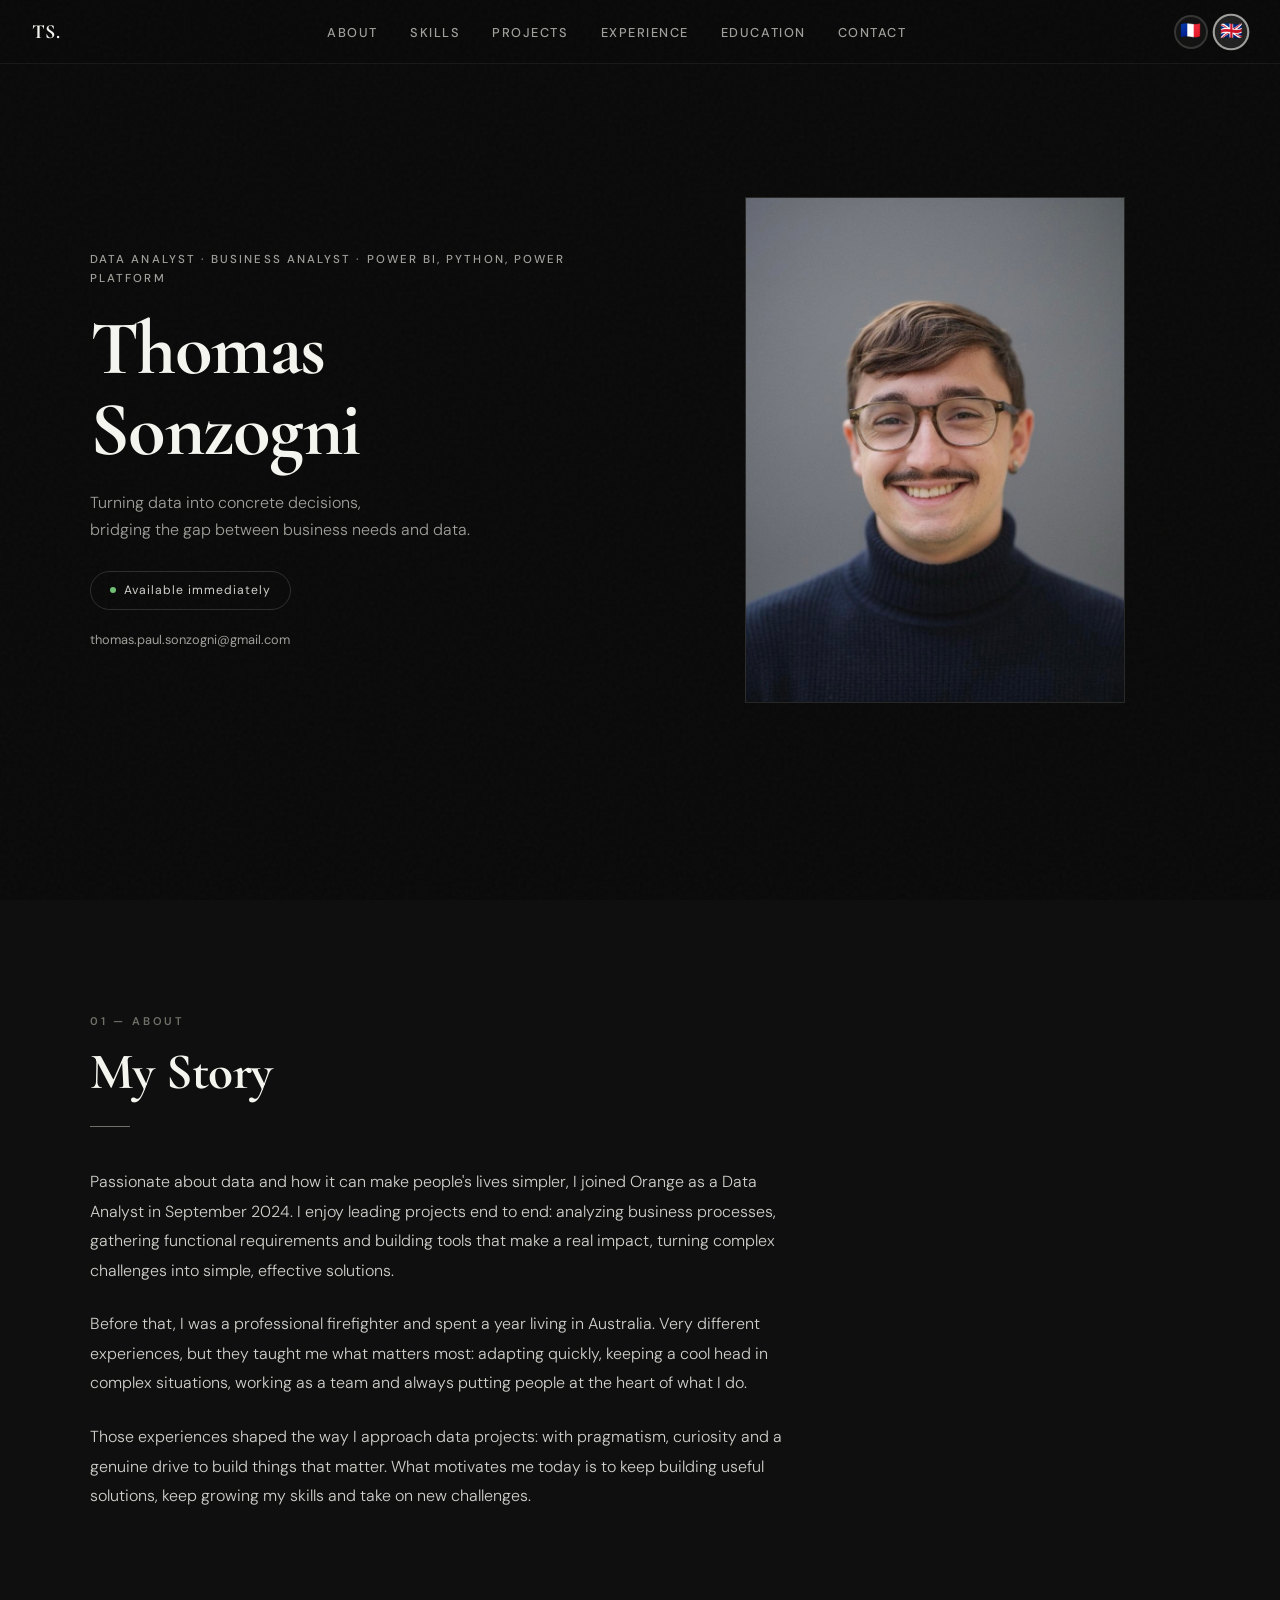
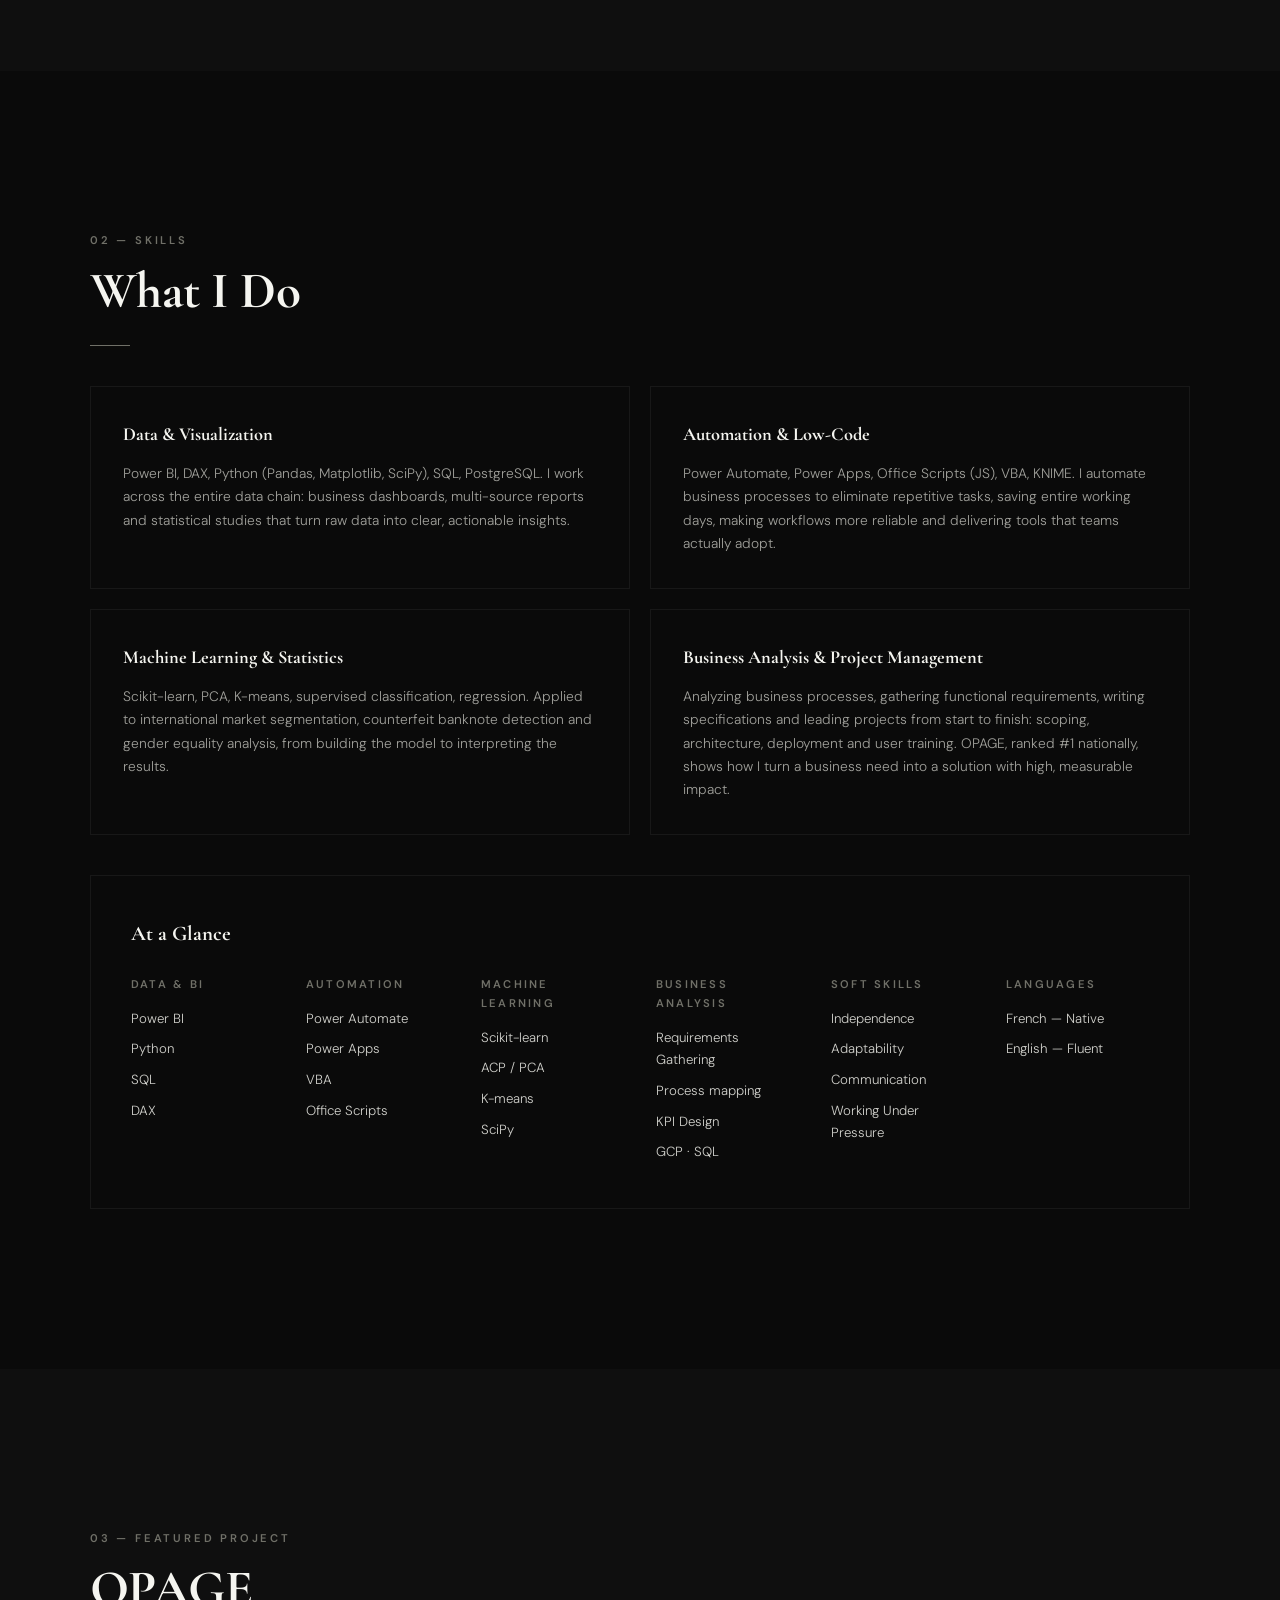
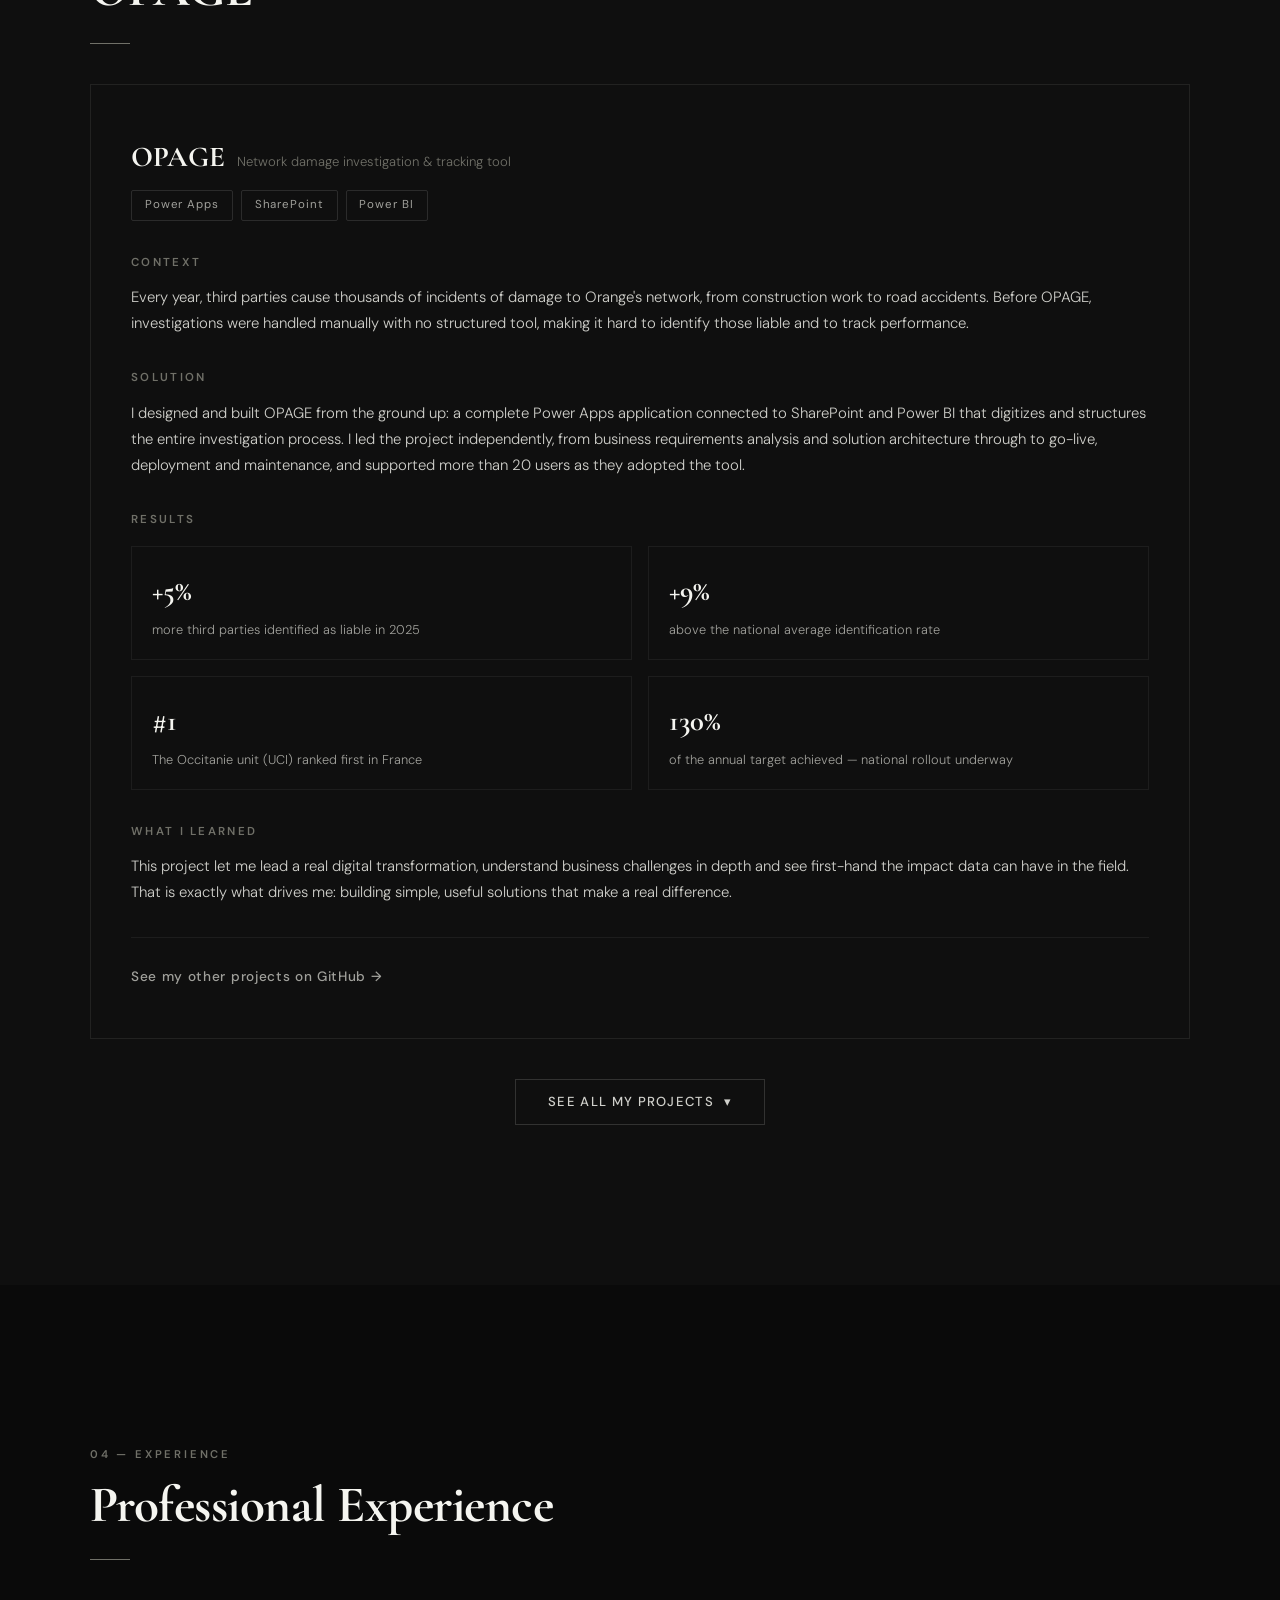
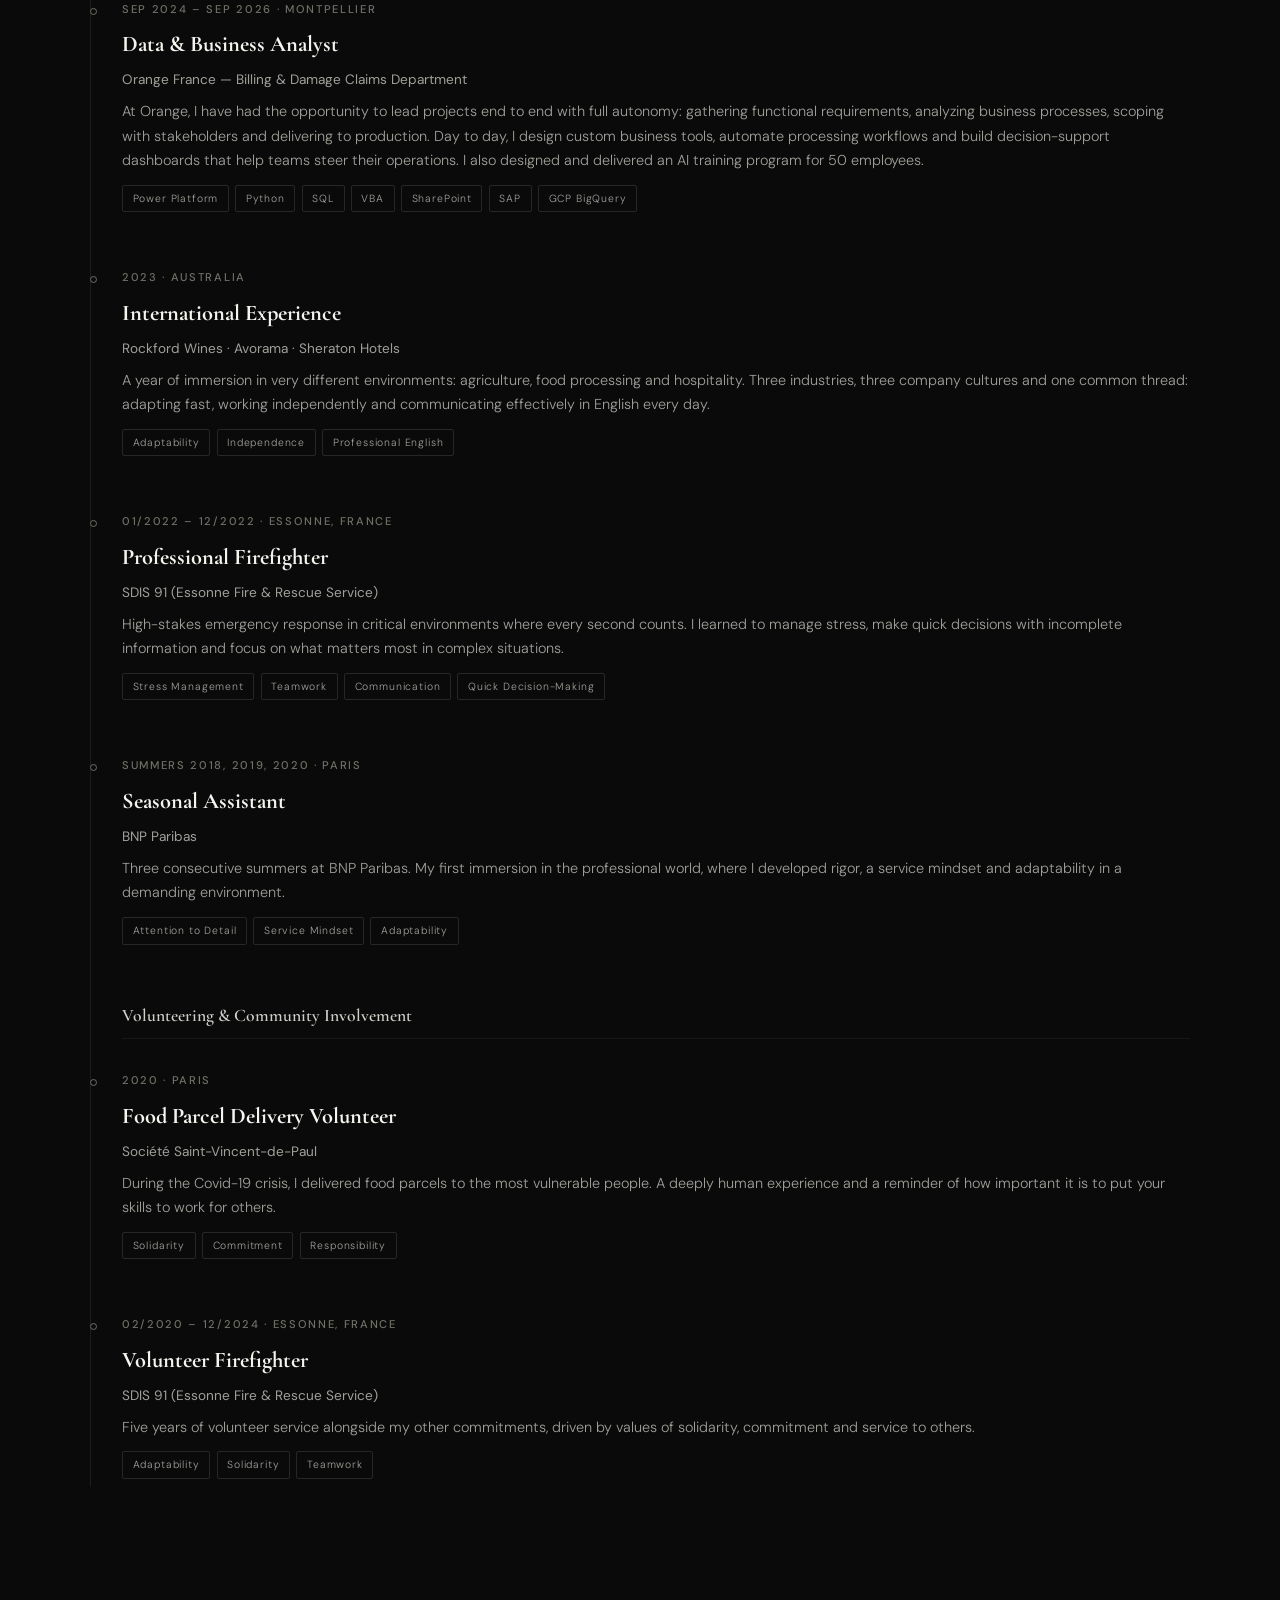
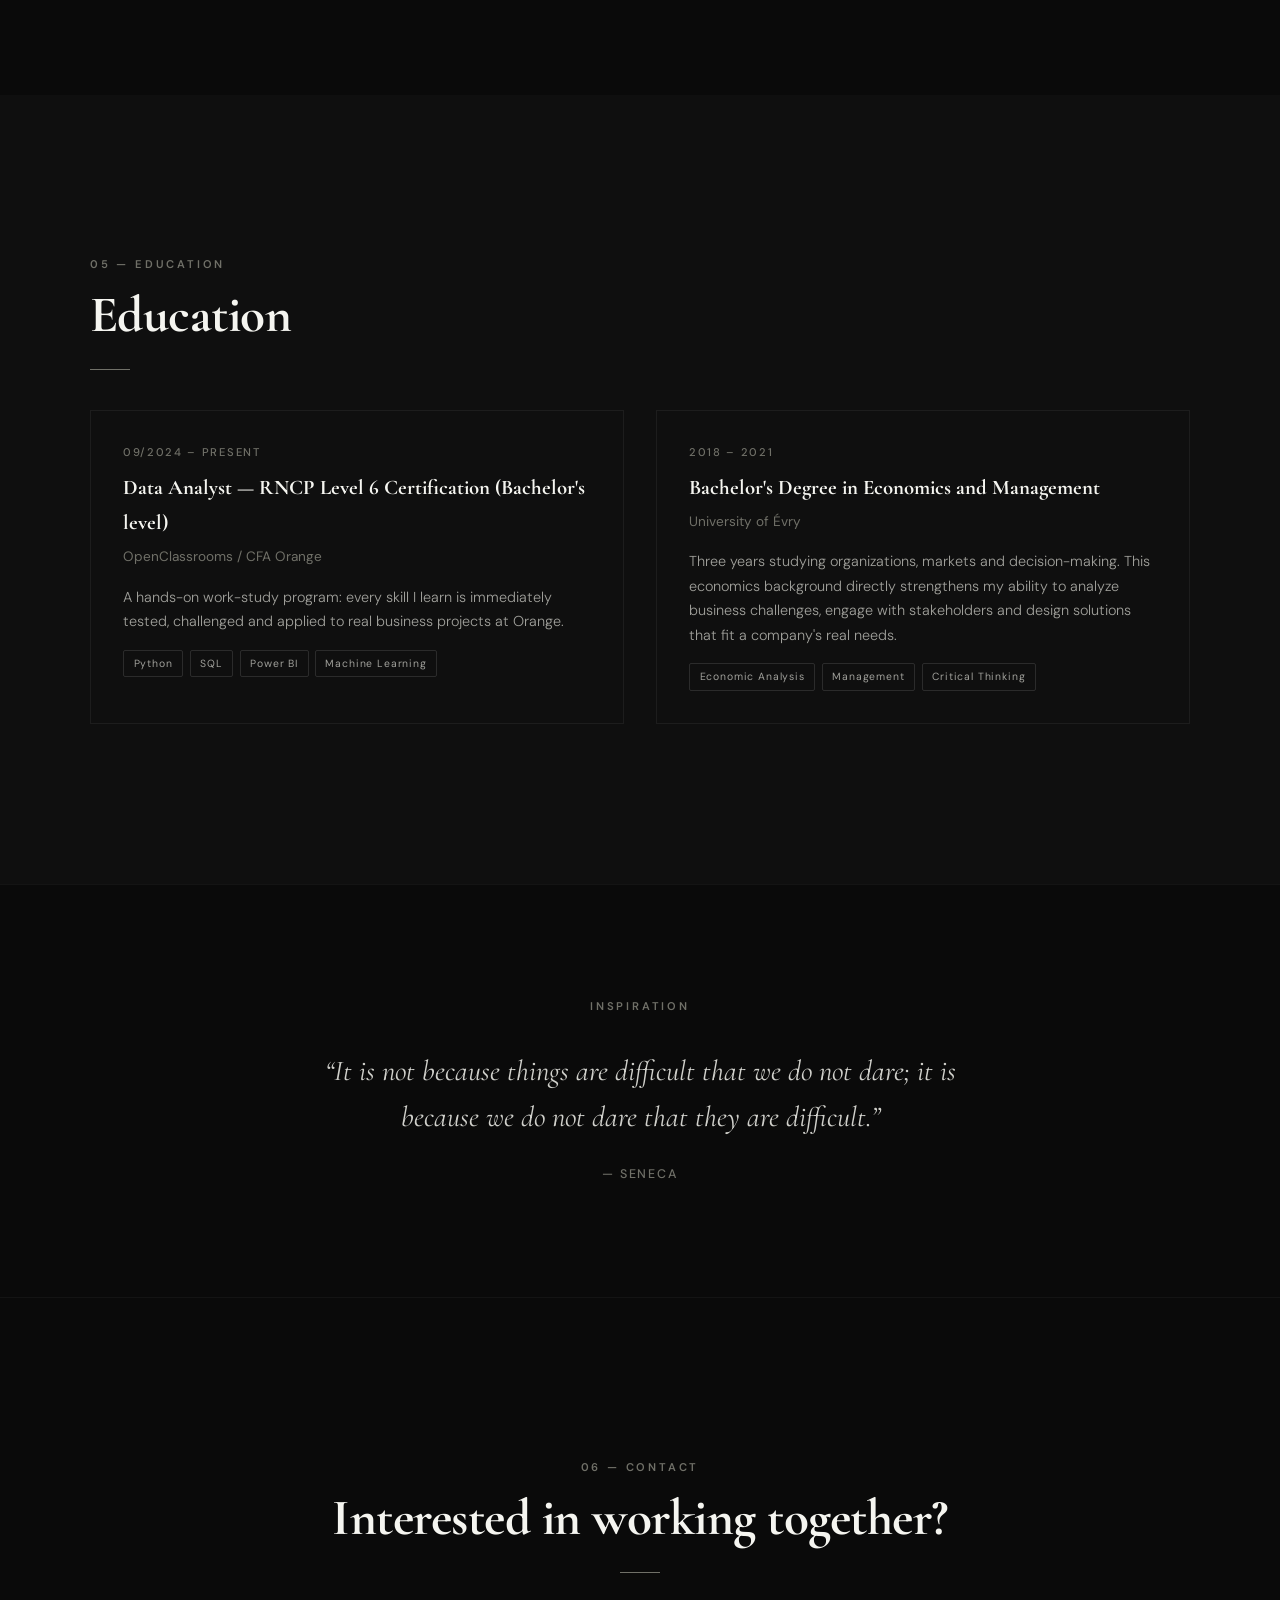
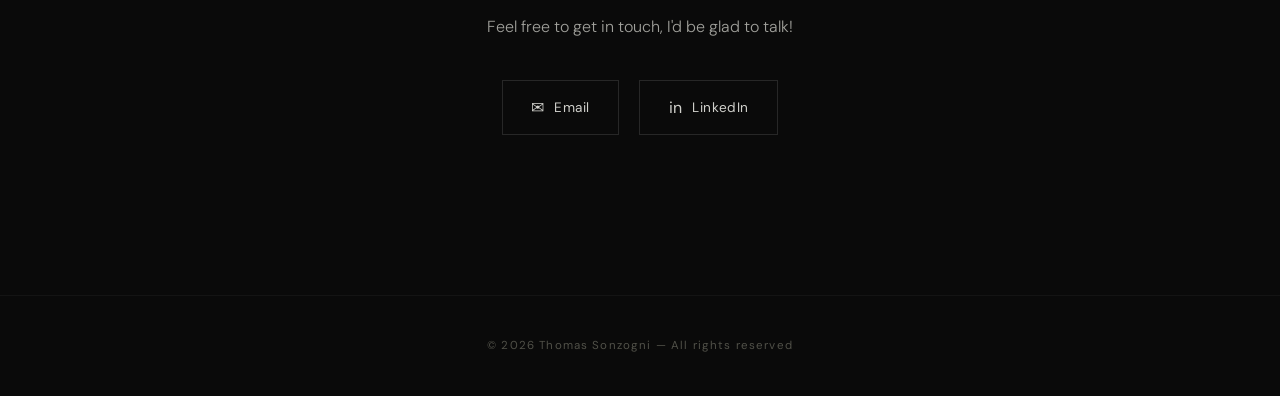
<file: index.html>
<!DOCTYPE html>
<html lang="fr">
<head>
<meta charset="UTF-8">
<meta name="viewport" content="width=device-width, initial-scale=1.0">
<title>Thomas Sonzogni — Data & Business Analyst</title>
<meta name="description" content="Thomas Sonzogni, Data & Business Analyst. Power BI, Python, SQL, Power Platform. Je transforme la donnée en décisions concrètes.">

<!-- Open Graph -->
<meta property="og:type" content="website">
<meta property="og:url" content="https://thomassonzogni.github.io/">
<meta property="og:title" content="Thomas Sonzogni — Data & Business Analyst">
<meta property="og:description" content="Power BI, Python, SQL, Power Platform. Je transforme la donnée en décisions concrètes.">
<meta property="og:image" content="https://thomassonzogni.github.io/og-image.png">
<meta property="og:locale" content="fr_FR">

<!-- Twitter Card -->
<meta name="twitter:card" content="summary_large_image">

<!-- Favicon -->
<link rel="icon" href="favicon.svg" type="image/svg+xml">

<link href="https://fonts.googleapis.com/css2?family=Cormorant+Garamond:ital,wght@0,400;0,600;0,700;1,400&family=DM+Sans:wght@300;400;500;600;700&display=swap" rel="stylesheet">
<style>
*, *::before, *::after { margin: 0; padding: 0; box-sizing: border-box; }

:root {
  --black: #0a0a0a;
  --white: #f5f5f0;
  --gray-100: #e8e8e3;
  --gray-200: #d0d0cb;
  --gray-300: #a0a09b;
  --gray-400: #707068;
  --gray-500: #505048;
  --accent: #c8c8c0;
  --font-display: 'Cormorant Garamond', Georgia, serif;
  --font-body: 'DM Sans', sans-serif;
}

html { scroll-behavior: smooth; font-size: 16px; }
body {
  font-family: var(--font-body);
  background: var(--black);
  color: var(--white);
  line-height: 1.7;
  overflow-x: hidden;
  -webkit-font-smoothing: antialiased;
}

::selection { background: var(--white); color: var(--black); }

/* ─── NAV ─── */
nav {
  position: fixed; top: 0; left: 0; right: 0; z-index: 100;
  padding: 0 2rem;
  height: 64px;
  display: flex; align-items: center; justify-content: space-between;
  background: rgba(10,10,10,0.88);
  backdrop-filter: blur(24px);
  -webkit-backdrop-filter: blur(24px);
  border-bottom: 1px solid rgba(245,245,240,0.06);
  transition: transform 0.4s ease;
}
nav.hidden { transform: translateY(-100%); }
.nav-logo {
  font-family: var(--font-display); font-size: 1.25rem; font-weight: 700;
  letter-spacing: 0.02em; color: var(--white); text-decoration: none;
}
.nav-links { display: flex; gap: 2rem; list-style: none; }
.nav-links a {
  color: var(--gray-300); text-decoration: none; font-size: 0.8rem;
  font-weight: 500; letter-spacing: 0.12em; text-transform: uppercase;
  transition: color 0.3s; position: relative;
}
.nav-links a::after {
  content: ''; position: absolute; bottom: -4px; left: 0; width: 0; height: 1px;
  background: var(--white); transition: width 0.3s ease;
}
.nav-links a:hover { color: var(--white); }
.nav-links a:hover::after { width: 100%; }

/* ─── NAV ACTIONS ─── */
.nav-actions { display: flex; align-items: center; gap: 0.75rem; }

/* ─── LANGUAGE SWITCHER ─── */
.lang-switcher { display: flex; gap: 0.4rem; align-items: center; }
.lang-btn {
  width: 34px; height: 34px; border-radius: 50%;
  border: 2px solid rgba(245,245,240,0.15);
  background: rgba(245,245,240,0.04);
  cursor: pointer; font-size: 1.05rem;
  display: flex; align-items: center; justify-content: center;
  transition: border-color 0.3s, background 0.3s, transform 0.2s;
  padding: 0; line-height: 1;
}
.lang-btn.active {
  border-color: rgba(245,245,240,0.6);
  background: rgba(245,245,240,0.1);
  transform: scale(1.08);
}
.lang-btn:hover:not(.active) {
  border-color: rgba(245,245,240,0.3);
  transform: scale(1.05);
}

/* Mobile burger */
.burger {
  display: none; flex-direction: column; gap: 5px; cursor: pointer;
  z-index: 200; background: none; border: none; padding: 8px;
}
.burger span {
  display: block; width: 24px; height: 1.5px;
  background: var(--white); transition: all 0.3s ease;
}
.burger.active span:nth-child(1) { transform: rotate(45deg) translate(4px, 4px); }
.burger.active span:nth-child(2) { opacity: 0; }
.burger.active span:nth-child(3) { transform: rotate(-45deg) translate(5px, -5px); }

.mobile-menu {
  display: none; position: fixed; inset: 0; background: var(--black);
  z-index: 150; flex-direction: column; align-items: center;
  justify-content: center; gap: 2.5rem;
}
.mobile-menu.active { display: flex; }
.mobile-menu a {
  color: var(--white); text-decoration: none; font-family: var(--font-display);
  font-size: 2rem; font-weight: 400; opacity: 0; transform: translateY(20px);
  transition: opacity 0.4s ease, transform 0.4s ease;
}
.mobile-menu.active a { opacity: 1; transform: translateY(0); }
.mobile-menu.active a:nth-child(1) { transition-delay: 0.05s; }
.mobile-menu.active a:nth-child(2) { transition-delay: 0.1s; }
.mobile-menu.active a:nth-child(3) { transition-delay: 0.15s; }
.mobile-menu.active a:nth-child(4) { transition-delay: 0.2s; }
.mobile-menu.active a:nth-child(5) { transition-delay: 0.25s; }
.mobile-menu.active a:nth-child(6) { transition-delay: 0.3s; }

@media (max-width: 768px) {
  .nav-links { display: none; }
  .burger { display: flex; }
  nav { padding: 0 1.25rem; }
}

/* ─── SECTIONS ─── */
section { padding: 6rem 1.5rem; }
@media (min-width: 769px) { section { padding: 10rem 4rem; } }

.container { max-width: 1100px; margin: 0 auto; }

/* ─── HERO ─── */
.hero {
  min-height: 100vh; min-height: 100dvh;
  display: flex; align-items: center;
  position: relative; overflow: hidden;
  padding-top: 80px;
}
.hero-grid {
  display: grid; grid-template-columns: 1fr; gap: 2.5rem;
  align-items: center; width: 100%;
}
@media (min-width: 769px) {
  .hero-grid { grid-template-columns: 1fr 1fr; gap: 5rem; }
  .hero { padding-top: 0; padding-bottom: 0; }
}
.hero-text { z-index: 2; }
.hero-tag {
  font-size: 0.72rem; letter-spacing: 0.18em; text-transform: uppercase;
  color: var(--gray-300); margin-bottom: 1.25rem; font-weight: 500;
}
.hero-name {
  font-family: var(--font-display); font-size: clamp(2.6rem, 6vw, 5rem);
  font-weight: 700; line-height: 1.05; margin-bottom: 1.25rem;
  letter-spacing: -0.02em;
}
.hero-subtitle {
  font-size: 1rem; color: var(--gray-300); margin-bottom: 0.75rem;
  font-weight: 300; line-height: 1.65;
}
.hero-avail {
  display: inline-flex; align-items: center;
  margin-top: 1rem; padding: 0.5rem 1.2rem;
  border: 1px solid rgba(245,245,240,0.15); border-radius: 100px;
  font-size: 0.76rem; color: var(--gray-200); letter-spacing: 0.08em;
}
.hero-avail::before {
  content: ''; display: inline-block; width: 6px; height: 6px;
  background: #6fbf73; border-radius: 50%; margin-right: 8px;
  animation: pulse-dot 2s infinite; flex-shrink: 0;
}
@keyframes pulse-dot {
  0%, 100% { opacity: 1; } 50% { opacity: 0.4; }
}
.hero-contact {
  margin-top: 1.25rem; font-size: 0.8rem; color: var(--gray-400);
  line-height: 1.6;
}
.hero-contact a {
  color: var(--gray-300); text-decoration: none; transition: color 0.3s;
}
.hero-contact a:hover { color: var(--white); }

.hero-photo { position: relative; display: flex; justify-content: center; }
.photo-placeholder {
  width: 100%; max-width: 340px; aspect-ratio: 3/4;
  background: linear-gradient(135deg, rgba(245,245,240,0.03), rgba(245,245,240,0.07));
  border: 1px solid rgba(245,245,240,0.08);
  display: flex; align-items: center; justify-content: center;
  font-size: 0.72rem; color: var(--gray-400); letter-spacing: 0.1em;
  text-transform: uppercase; position: relative; overflow: hidden;
}
.photo-placeholder::before {
  content: ''; position: absolute; inset: 10px;
  border: 1px solid rgba(245,245,240,0.05);
}
@media (min-width: 769px) { .photo-placeholder { max-width: 380px; } }
@media (max-width: 768px) {
  .hero-photo { order: -1; }
  .photo-placeholder { max-width: 220px; aspect-ratio: 1/1; border-radius: 50%; }
  .photo-placeholder::before { border-radius: 50%; }
}

/* ─── SECTION HEADERS ─── */
.section-label {
  font-size: 0.7rem; letter-spacing: 0.25em; text-transform: uppercase;
  color: var(--gray-400); margin-bottom: 0.75rem; font-weight: 600;
}
.section-title {
  font-family: var(--font-display); font-size: clamp(1.8rem, 4vw, 3.2rem);
  font-weight: 700; margin-bottom: 1.5rem; letter-spacing: -0.01em; line-height: 1.15;
}
.section-divider {
  width: 40px; height: 1px; background: var(--gray-400); margin-bottom: 2.5rem;
}

/* ─── ABOUT ─── */
#about { background: rgba(245,245,240,0.02); padding-top: 5rem; }
@media (min-width: 769px) { #about { padding-top: 7rem; } }
.about-text {
  max-width: 700px; font-size: 1rem; color: var(--gray-200);
  line-height: 1.85; font-weight: 300;
}
.about-text p + p { margin-top: 1.5rem; }

/* ─── COMPETENCES ─── */
#competences { background: var(--black); }
.skills-grid {
  display: grid; grid-template-columns: 1fr; gap: 1rem;
}
@media (min-width: 600px) {
  .skills-grid { grid-template-columns: repeat(2, 1fr); gap: 1.25rem; }
}
.skill-category {
  padding: 1.75rem; border: 1px solid rgba(245,245,240,0.06);
  transition: border-color 0.3s;
}
@media (min-width: 769px) { .skill-category { padding: 2rem; } }
.skill-category:hover { border-color: rgba(245,245,240,0.15); }
.skill-cat-title {
  font-family: var(--font-display); font-size: 1.15rem; font-weight: 700;
  margin-bottom: 0.75rem;
}
.skill-category p {
  font-size: 0.86rem; color: var(--gray-300); font-weight: 300; line-height: 1.7;
}

.skills-overview {
  margin-top: 2.5rem; padding: 2rem;
  border: 1px solid rgba(245,245,240,0.06);
}
@media (min-width: 769px) { .skills-overview { padding: 2.5rem; } }
.skills-overview h3 {
  font-family: var(--font-display); font-size: 1.3rem; font-weight: 700;
  margin-bottom: 1.5rem;
}
.overview-grid {
  display: grid; grid-template-columns: repeat(2, 1fr); gap: 1.75rem;
}
@media (min-width: 600px) {
  .overview-grid { grid-template-columns: repeat(3, 1fr); }
}
@media (min-width: 900px) {
  .overview-grid { grid-template-columns: repeat(6, 1fr); gap: 2rem; }
}
.overview-col h4 {
  font-size: 0.7rem; letter-spacing: 0.2em; text-transform: uppercase;
  color: var(--gray-400); margin-bottom: 0.6rem; font-weight: 600;
}
.overview-col ul { list-style: none; }
.overview-col li {
  font-size: 0.83rem; color: var(--gray-200); padding: 0.25rem 0;
  font-weight: 300;
}

/* ─── PROJECT ─── */
#projet { background: rgba(245,245,240,0.02); }
.project-card {
  border: 1px solid rgba(245,245,240,0.08);
  padding: 2.5rem 2rem;
  position: relative; overflow: hidden;
  transition: border-color 0.4s;
}
.project-card:hover { border-color: rgba(245,245,240,0.18); }
@media (min-width: 769px) { .project-card { padding: 3rem 2.5rem; } }

.project-header {
  display: flex; flex-wrap: wrap; align-items: baseline;
  gap: 0.75rem; margin-bottom: 0.5rem;
}
.project-name {
  font-family: var(--font-display); font-size: 1.8rem; font-weight: 700;
}
.project-long { font-size: 0.82rem; color: var(--gray-400); font-weight: 300; }
.project-stack {
  display: flex; flex-wrap: wrap; gap: 0.5rem; margin-bottom: 2rem;
}
.tag {
  padding: 0.3rem 0.8rem; border: 1px solid rgba(245,245,240,0.12);
  font-size: 0.72rem; letter-spacing: 0.08em; color: var(--gray-300);
  border-radius: 2px;
}

.project-section { margin-bottom: 2rem; }
.project-section-title {
  font-size: 0.72rem; letter-spacing: 0.2em; text-transform: uppercase;
  color: var(--gray-400); margin-bottom: 0.75rem; font-weight: 600;
}
.project-section p {
  color: var(--gray-200); font-weight: 300; font-size: 0.93rem; line-height: 1.75;
}

.results-grid {
  display: grid; grid-template-columns: 1fr 1fr; gap: 1rem;
  margin-top: 1rem;
}
@media (max-width: 500px) { .results-grid { grid-template-columns: 1fr; gap: 0.75rem; } }
.result-item {
  padding: 1.25rem; border: 1px solid rgba(245,245,240,0.06);
  transition: border-color 0.3s, transform 0.3s;
}
.result-item:hover { border-color: rgba(245,245,240,0.15); transform: translateY(-2px); }
.result-number {
  font-family: var(--font-display); font-size: 1.8rem; font-weight: 700;
  margin-bottom: 0.25rem;
}
.result-desc { font-size: 0.8rem; color: var(--gray-300); font-weight: 300; line-height: 1.5; }

.project-github {
  margin-top: 2rem; padding-top: 1.5rem;
  border-top: 1px solid rgba(245,245,240,0.06);
}
.project-github a {
  color: var(--gray-300); text-decoration: none; font-size: 0.85rem;
  font-weight: 500; transition: color 0.3s; letter-spacing: 0.05em;
}
.project-github a:hover { color: var(--white); }
.project-github a::after { content: ' \2192'; }

/* ─── EXPERIENCE ─── */
#experience { background: var(--black); }
.timeline { position: relative; padding-left: 1.75rem; }
@media (min-width: 769px) { .timeline { padding-left: 2rem; } }
.timeline::before {
  content: ''; position: absolute; left: 0; top: 0; bottom: 0;
  width: 1px; background: rgba(245,245,240,0.08);
}
.timeline-item {
  position: relative; margin-bottom: 3rem; padding-bottom: 0.5rem;
}
.timeline-item::before {
  content: ''; position: absolute; left: -1.75rem; top: 8px;
  width: 7px; height: 7px; border-radius: 50%;
  border: 1.5px solid var(--gray-400);
  background: var(--black); transition: border-color 0.3s;
}
@media (min-width: 769px) {
  .timeline-item::before { left: -2rem; }
}
.timeline-item:hover::before {
  border-color: var(--white);
}
.timeline-date {
  font-size: 0.7rem; letter-spacing: 0.15em; text-transform: uppercase;
  color: var(--gray-400); margin-bottom: 0.4rem; font-weight: 500;
}
.timeline-title {
  font-family: var(--font-display); font-size: 1.3rem; font-weight: 700;
  margin-bottom: 0.3rem;
}
@media (min-width: 769px) { .timeline-title { font-size: 1.4rem; } }
.timeline-company {
  font-size: 0.85rem; color: var(--gray-300); margin-bottom: 0.5rem; font-weight: 400;
}
.timeline-desc {
  color: var(--gray-300); font-weight: 300; font-size: 0.9rem;
  line-height: 1.7; margin-top: 0.5rem;
}
.timeline-skills {
  display: flex; flex-wrap: wrap; gap: 0.4rem; margin-top: 0.75rem;
}
.timeline-skills .tag { font-size: 0.65rem; padding: 0.25rem 0.6rem; }

/* Engagement sub-section */
.engagement-label {
  font-family: var(--font-display); font-size: 1.1rem; font-weight: 600;
  color: var(--gray-200); margin-top: 2.5rem; margin-bottom: 2rem;
  padding-bottom: 0.5rem; border-bottom: 1px solid rgba(245,245,240,0.06);
}

/* ─── FORMATION ─── */
#formation { background: rgba(245,245,240,0.02); }
.formation-grid { display: grid; gap: 1.5rem; }
@media (min-width: 769px) { .formation-grid { grid-template-columns: 1fr 1fr; gap: 2rem; } }
.formation-card {
  padding: 1.75rem; border: 1px solid rgba(245,245,240,0.06);
  transition: border-color 0.3s;
}
@media (min-width: 769px) { .formation-card { padding: 2rem; } }
.formation-card:hover { border-color: rgba(245,245,240,0.15); }
.formation-card .timeline-date { margin-bottom: 0.5rem; }
.formation-card h3 {
  font-family: var(--font-display); font-size: 1.2rem; font-weight: 700;
  margin-bottom: 0.3rem;
}
@media (min-width: 769px) { .formation-card h3 { font-size: 1.3rem; } }
.formation-card .sub { font-size: 0.85rem; color: var(--gray-400); margin-bottom: 1rem; }
.formation-card p { font-size: 0.9rem; color: var(--gray-300); font-weight: 300; line-height: 1.7; }

/* ─── QUOTE / INSPIRATION ─── */
.quote-section {
  padding: 5rem 1.5rem; text-align: center;
  border-top: 1px solid rgba(245,245,240,0.04);
  border-bottom: 1px solid rgba(245,245,240,0.04);
}
@media (min-width: 769px) { .quote-section { padding: 7rem 2rem; } }
.quote-label {
  font-size: 0.7rem; letter-spacing: 0.25em; text-transform: uppercase;
  color: var(--gray-400); margin-bottom: 2rem; font-weight: 600;
}
.quote-text {
  font-family: var(--font-display); font-size: clamp(1.2rem, 3vw, 1.8rem);
  font-style: italic; color: var(--gray-200); max-width: 700px;
  margin: 0 auto; line-height: 1.6; font-weight: 400;
}
.quote-author {
  margin-top: 1.5rem; font-size: 0.78rem; color: var(--gray-400);
  letter-spacing: 0.15em; text-transform: uppercase; font-weight: 500;
}

/* ─── CONTACT ─── */
#contact { background: var(--black); text-align: center; }
.contact-intro {
  font-size: 1rem; color: var(--gray-300); margin-bottom: 2.5rem;
  font-weight: 300;
}
.contact-links {
  display: flex; flex-direction: column; align-items: center; gap: 1rem;
}
@media (min-width: 500px) {
  .contact-links { flex-direction: row; justify-content: center; gap: 1.25rem; }
}
.contact-link {
  display: inline-flex; align-items: center; gap: 0.6rem;
  padding: 0.8rem 1.8rem; border: 1px solid rgba(245,245,240,0.12);
  color: var(--gray-200); text-decoration: none; font-size: 0.85rem;
  font-weight: 400; transition: all 0.3s; letter-spacing: 0.03em;
  width: 100%; justify-content: center;
}
@media (min-width: 500px) { .contact-link { width: auto; } }
.contact-link:hover {
  background: var(--white); color: var(--black); border-color: var(--white);
}
.contact-link span { font-size: 1rem; }

/* ─── FOOTER ─── */
footer {
  padding: 2.5rem 1.5rem; text-align: center;
  border-top: 1px solid rgba(245,245,240,0.04);
}
footer p { font-size: 0.72rem; color: var(--gray-500); letter-spacing: 0.1em; }

/* ─── ANIMATIONS ─── */
.reveal {
  opacity: 0; transform: translateY(25px);
  transition: opacity 0.7s ease, transform 0.7s ease;
}
.reveal.visible { opacity: 1; transform: translateY(0); }
.reveal-delay-1 { transition-delay: 0.1s; }
.reveal-delay-2 { transition-delay: 0.2s; }
.reveal-delay-3 { transition-delay: 0.3s; }
.reveal-delay-4 { transition-delay: 0.4s; }

/* ─── GRAIN OVERLAY ─── */
body::after {
  content: ''; position: fixed; inset: 0; z-index: 9999;
  pointer-events: none; opacity: 0.025;
  background-image: url("data:image/svg+xml,%3Csvg viewBox='0 0 256 256' xmlns='http://www.w3.org/2000/svg'%3E%3Cfilter id='noise'%3E%3CfeTurbulence type='fractalNoise' baseFrequency='0.9' numOctaves='4' stitchTiles='stitch'/%3E%3C/filter%3E%3Crect width='100%25' height='100%25' filter='url(%23noise)'/%3E%3C/svg%3E");
}

/* ─── SCROLL PROGRESS ─── */
.scroll-progress {
  position: fixed; top: 64px; left: 0; height: 2px; z-index: 99;
  background: var(--white); width: 0%; transition: width 0.1s linear;
}

@media (max-width: 768px) {
  .timeline-item { padding: 0.5rem 0; margin-bottom: 2.5rem; }
}

/* ─── SEE ALL PROJECTS ─── */
.see-all-wrap { margin-top: 2.5rem; text-align: center; }
.see-all-btn {
  display: inline-flex; align-items: center; gap: 0.6rem;
  padding: 0.85rem 2rem;
  border: 1px solid rgba(245,245,240,0.15);
  color: var(--gray-200); background: transparent;
  font-family: var(--font-body); font-size: 0.82rem;
  font-weight: 500; letter-spacing: 0.1em;
  cursor: pointer; transition: all 0.3s; text-transform: uppercase;
}
.see-all-btn:hover { border-color: rgba(245,245,240,0.4); color: var(--white); }
.see-all-btn .arrow { transition: transform 0.3s; display: inline-block; font-style: normal; }
.see-all-btn.open .arrow { transform: rotate(180deg); }
.all-projects { display: none; margin-top: 2.5rem; }
.all-projects.open { display: block; }
.projects-group-title {
  font-family: var(--font-display); font-size: 1.1rem; font-weight: 600;
  color: var(--gray-200); margin: 2.5rem 0 1rem;
  padding-bottom: 0.5rem; border-bottom: 1px solid rgba(245,245,240,0.06);
}
.projects-group-title:first-child { margin-top: 0; }
.mini-cards { display: grid; gap: 0.5rem; }
.mini-card { border: 1px solid rgba(245,245,240,0.07); transition: border-color 0.3s; }
.mini-card:hover { border-color: rgba(245,245,240,0.15); }
.mini-card-header {
  display: flex; justify-content: space-between; align-items: center;
  padding: 1.1rem 1.5rem; cursor: pointer; gap: 1rem;
}
.mini-card-info { flex: 1; min-width: 0; }
.mini-card-title { font-family: var(--font-display); font-size: 1.05rem; font-weight: 700; margin-bottom: 0.2rem; }
.mini-card-meta { font-size: 0.68rem; color: var(--gray-400); letter-spacing: 0.07em; margin-bottom: 0.4rem; text-transform: uppercase; }
.mini-card-tags { display: flex; flex-wrap: wrap; gap: 0.3rem; }
.mini-card-tags .tag { font-size: 0.62rem; padding: 0.15rem 0.5rem; }
.mini-card-toggle { font-size: 0.67rem; color: var(--gray-400); font-weight: 500; letter-spacing: 0.08em; text-transform: uppercase; white-space: nowrap; transition: color 0.3s; flex-shrink: 0; }
.mini-card:hover .mini-card-toggle { color: var(--gray-200); }
.mini-card-body { display: none; padding: 0 1.5rem 1.25rem; border-top: 1px solid rgba(245,245,240,0.05); }
.mini-card-body.open { display: block; }
.mini-card-body p { color: var(--gray-300); font-size: 0.87rem; font-weight: 300; line-height: 1.75; margin-top: 0.9rem; }
.mini-card-body .github-link { display: inline-block; margin-top: 0.7rem; color: var(--gray-400); text-decoration: none; font-size: 0.78rem; transition: color 0.3s; letter-spacing: 0.04em; }
.mini-card-body .github-link:hover { color: var(--white); }
.mini-card-body .github-link::after { content: ' →'; }
</style>
</head>
<body>

<!-- Scroll Progress -->
<div class="scroll-progress" id="scrollProgress"></div>

<!-- Navigation -->
<nav id="navbar">
  <a href="#accueil" class="nav-logo">TS.</a>
  <ul class="nav-links">
    <li><a href="#about" data-i18n="nav-about">À propos</a></li>
    <li><a href="#competences" data-i18n="nav-skills">Compétences</a></li>
    <li><a href="#projet" data-i18n="nav-project">Projet</a></li>
    <li><a href="#experience" data-i18n="nav-experience">Expériences</a></li>
    <li><a href="#formation" data-i18n="nav-education">Formation</a></li>
    <li><a href="#contact" data-i18n="nav-contact">Contact</a></li>
  </ul>
  <div class="nav-actions">
    <div class="lang-switcher">
      <button class="lang-btn active" data-lang="fr" onclick="setLanguage('fr')" title="Français">🇫🇷</button>
      <button class="lang-btn" data-lang="en" onclick="setLanguage('en')" title="English">🇬🇧</button>
    </div>
    <button class="burger" id="burger" aria-label="Menu">
      <span></span><span></span><span></span>
    </button>
  </div>
</nav>

<!-- Mobile Menu -->
<div class="mobile-menu" id="mobileMenu">
  <a href="#about" data-i18n="nav-about" onclick="closeMenu()">À propos</a>
  <a href="#competences" data-i18n="nav-skills" onclick="closeMenu()">Compétences</a>
  <a href="#projet" data-i18n="nav-project" onclick="closeMenu()">Projet</a>
  <a href="#experience" data-i18n="nav-experience" onclick="closeMenu()">Expériences</a>
  <a href="#formation" data-i18n="nav-education" onclick="closeMenu()">Formation</a>
  <a href="#contact" data-i18n="nav-contact" onclick="closeMenu()">Contact</a>
</div>

<!-- ═══════════════════ HERO ═══════════════════ -->
<section class="hero" id="accueil">
  <div class="container hero-grid">
    <div class="hero-text">
      <div class="hero-tag reveal" data-i18n="hero-tag">Data Analyst · Business Analyst · Power BI, Python, Power Platform</div>
      <h1 class="hero-name reveal reveal-delay-1">Thomas<br>Sonzogni</h1>
      <p class="hero-subtitle reveal reveal-delay-2" data-i18n-html="hero-subtitle">Transformer la donnée en décisions concrètes,<br>en faisant le lien entre les enjeux métier et la data.</p>
      <div class="hero-avail reveal reveal-delay-3" data-i18n="hero-avail">Disponible immédiatement</div>
      <div class="hero-contact reveal reveal-delay-4">
        <a href="mailto:thomas.paul.sonzogni@gmail.com">thomas.paul.sonzogni@gmail.com</a>
      </div>
    </div>
    <div class="hero-photo reveal reveal-delay-2">
      <img src="image.JPG" alt="Thomas Sonzogni" class="photo-placeholder" style="object-fit: cover;">
    </div>
  </div>
</section>

<!-- ═══════════════════ ABOUT ═══════════════════ -->
<section id="about">
  <div class="container">
    <div class="section-label reveal" data-i18n="about-label">01 — À propos</div>
    <h2 class="section-title reveal reveal-delay-1" data-i18n="about-title">Mon parcours</h2>
    <div class="section-divider reveal reveal-delay-2"></div>
    <div class="about-text reveal reveal-delay-3">
      <p data-i18n="about-p1">Passionné par la donnée et ce qu'on peut en faire pour simplifier la vie des gens, j'ai rejoint Orange en tant que Data Analyst il y a 2 ans. J'aime piloter des projets de bout en bout, analyser les processus métier, recueillir les besoins fonctionnels et créer des outils qui ont un vrai impact — en traduisant des enjeux complexes en solutions simples et efficaces.</p>
      <p data-i18n="about-p2">Avant ça, j'ai été pompier professionnel et j'ai vécu une année en Australie. Des expériences très différentes, mais qui m'ont appris l'essentiel : m'adapter rapidement, garder la tête froide dans des situations complexes, travailler en équipe et toujours mettre l'humain au centre de ce que je fais.</p>
      <p data-i18n="about-p3">Ces expériences ont forgé ma façon d'aborder les projets data : avec pragmatisme, curiosité et une vraie envie de faire des choses qui ont du sens. Ce qui me motive aujourd'hui, c'est de continuer à construire des solutions utiles, à monter en compétences et à relever de nouveaux défis.</p>
    </div>
  </div>
</section>

<!-- ═══════════════════ COMPETENCES ═══════════════════ -->
<section id="competences">
  <div class="container">
    <div class="section-label reveal" data-i18n="skills-label">02 — Compétences</div>
    <h2 class="section-title reveal reveal-delay-1" data-i18n="skills-title">Savoir-faire</h2>
    <div class="section-divider reveal reveal-delay-2"></div>

    <div class="skills-grid reveal reveal-delay-3">
      <div class="skill-category">
        <div class="skill-cat-title" data-i18n="skill-cat-1-title">Data & Visualisation</div>
        <p data-i18n="skill-cat-1-p">Power BI, DAX, Python (Pandas, Matplotlib, SciPy), SQL, PostgreSQL — je maîtrise la chaîne complète de la donnée. Dashboards métier, rapports multi-sources, études statistiques : transformer les données brutes en insights lisibles et actionnables.</p>
      </div>
      <div class="skill-category">
        <div class="skill-cat-title" data-i18n="skill-cat-2-title">Automatisation & Low-Code</div>
        <p data-i18n="skill-cat-2-p">Power Automate, Power Apps, Office Scripts (JS), VBA, KNIME — j'automatise les processus métier pour supprimer les tâches répétitives. Des journées entières économisées, des workflows fiabilisés, des outils métier adoptés par les équipes.</p>
      </div>
      <div class="skill-category">
        <div class="skill-cat-title" data-i18n="skill-cat-3-title">Machine Learning & Stats</div>
        <p data-i18n="skill-cat-3-p">Scikit-learn, ACP/PCA, K-means, classification supervisée, régressions — segmentation de marché internationale, détection de faux billets, analyse d'égalité H/F. De la modélisation à l'interprétation des résultats.</p>
      </div>
      <div class="skill-category">
        <div class="skill-cat-title" data-i18n="skill-cat-4-title">Analyse Métier & Gestion de Projet</div>
        <p data-i18n="skill-cat-4-p">Analyser les processus métier, recueillir les besoins fonctionnels, rédiger les spécifications et piloter le projet de A à Z : cadrage, architecture, déploiement, formation des utilisateurs. OPAGE, classé 1er nationalement, illustre ma capacité à transformer un besoin métier en solution à fort impact mesurable.</p>
      </div>
    </div>

    <div class="skills-overview reveal" style="margin-top: 2.5rem;">
      <h3 data-i18n="skills-overview-h3">En un coup d'œil</h3>
      <div class="overview-grid">
        <div class="overview-col">
          <h4>Data & BI</h4>
          <ul><li>Power BI</li><li>Python</li><li>SQL</li><li>DAX</li></ul>
        </div>
        <div class="overview-col">
          <h4 data-i18n="col-auto-h4">Automatisation</h4>
          <ul><li>Power Automate</li><li>Power Apps</li><li>VBA</li><li>Office Scripts</li></ul>
        </div>
        <div class="overview-col">
          <h4>Machine Learning</h4>
          <ul><li>Scikit-learn</li><li>ACP / PCA</li><li>K-means</li><li>SciPy</li></ul>
        </div>
        <div class="overview-col">
          <h4 data-i18n="col-ba-h4">Analyse Métier</h4>
          <ul><li data-i18n="ba-li-1">Recueil besoins</li><li>Process mapping</li><li>KPI Design</li><li>GCP · SQL</li></ul>
        </div>
        <div class="overview-col">
          <h4 data-i18n="col-softskills-h4">Soft Skills</h4>
          <ul>
            <li data-i18n="soft-li-1">Autonomie</li>
            <li data-i18n="soft-li-2">Adaptabilité</li>
            <li>Communication</li>
            <li data-i18n="soft-li-4">Gestion du stress</li>
          </ul>
        </div>
        <div class="overview-col">
          <h4 data-i18n="col-langs-h4">Langues</h4>
          <ul>
            <li data-i18n="lang-native">Français — Natif</li>
            <li data-i18n="lang-fluent">Anglais — Courant</li>
          </ul>
        </div>
      </div>
    </div>
  </div>
</section>

<!-- ═══════════════════ PROJET ═══════════════════ -->
<section id="projet">
  <div class="container">
    <div class="section-label reveal" data-i18n="project-label">03 — Projet phare</div>
    <h2 class="section-title reveal reveal-delay-1">OPAGE</h2>
    <div class="section-divider reveal reveal-delay-2"></div>

    <div class="project-card reveal reveal-delay-3">
      <div class="project-header">
        <span class="project-name">OPAGE</span>
        <span class="project-long" data-i18n="project-long">Outil de Pilotage des dommAGEs</span>
      </div>
      <div class="project-stack">
        <span class="tag">Power Apps</span>
        <span class="tag">SharePoint</span>
        <span class="tag">Power BI</span>
      </div>

      <div class="project-section">
        <div class="project-section-title" data-i18n="project-context-title">Le contexte</div>
        <p data-i18n="project-context-text">Chaque année, des milliers de dommages sont causés sur le réseau Orange par des tiers : travaux de chantier, accidents de la route... Avant OPAGE, les enquêtes étaient gérées manuellement, sans outil structuré, ce qui rendait difficile l'identification des responsables et le suivi de la performance.</p>
      </div>

      <div class="project-section">
        <div class="project-section-title" data-i18n="project-solution-title">La solution</div>
        <p data-i18n="project-solution-text">J'ai conçu et développé OPAGE de A à Z : une application Power Apps complète, connectée à SharePoint et Power BI, pour digitaliser et structurer l'ensemble du processus d'enquête. De l'analyse des besoins métier à la mise en production, en passant par l'architecture de la solution, le déploiement et la maintenance, j'ai piloté le projet en totale autonomie, en accompagnant plus de 20 utilisateurs dans la prise en main de l'outil.</p>
      </div>

      <div class="project-section">
        <div class="project-section-title" data-i18n="project-results-title">Les résultats</div>
        <div class="results-grid">
          <div class="result-item">
            <div class="result-number">+5%</div>
            <div class="result-desc" data-i18n="result-1-desc">de tiers identifiés comme responsables en 2025</div>
          </div>
          <div class="result-item">
            <div class="result-number">+9%</div>
            <div class="result-desc" data-i18n="result-2-desc">au-dessus de la moyenne nationale sur le taux d'identification</div>
          </div>
          <div class="result-item">
            <div class="result-number" data-i18n="result-3-number">1er</div>
            <div class="result-desc" data-i18n="result-3-desc">UCI Occitanie classée 1ère au niveau national</div>
          </div>
          <div class="result-item">
            <div class="result-number">130%</div>
            <div class="result-desc" data-i18n="result-4-desc">de l'objectif annuel atteint — déploiement national en cours</div>
          </div>
        </div>
      </div>

      <div class="project-section">
        <div class="project-section-title" data-i18n="project-takeaway-title">Ce que j'en retiens</div>
        <p data-i18n="project-takeaway-text">Ce projet m'a permis de piloter une vraie transformation digitale, de comprendre les enjeux métier et de voir concrètement l'impact de la data sur le terrain. C'est exactement ce qui me motive : construire des solutions simples, utiles et qui font vraiment la différence.</p>
      </div>

      <div class="project-github">
        <a href="https://github.com/ThomasSonzogni" target="_blank" rel="noopener" data-i18n="project-github-link">Voir mes autres projets sur GitHub</a>
      </div>
    </div>

    <!-- See all projects -->
    <div class="see-all-wrap">
      <button class="see-all-btn" id="seeAllBtn" onclick="toggleAllProjects()">
        <span data-i18n="see-all-open">Voir tous mes projets</span>
        <span class="arrow">▾</span>
      </button>
    </div>

    <div class="all-projects" id="allProjects">

      <!-- ── ENTREPRISE ── -->
      <div class="projects-group-title" data-i18n="group-entreprise">Projets Entreprise</div>
      <div class="mini-cards">

        <div class="mini-card">
          <div class="mini-card-header" onclick="toggleMiniCard(this)">
            <div class="mini-card-info">
              <div class="mini-card-title" data-i18n="e1-title">Pilotage Lettres de Commande</div>
              <div class="mini-card-meta" data-i18n="e1-meta">Orange · Power BI · BigQuery GCP · Power Automate</div>
              <div class="mini-card-tags">
                <span class="tag">Power BI</span><span class="tag">DAX</span><span class="tag">BigQuery GCP</span><span class="tag">Power Automate</span><span class="tag">SAP</span>
              </div>
            </div>
            <div class="mini-card-toggle">Voir plus</div>
          </div>
          <div class="mini-card-body">
            <p data-i18n-html="e1-desc">Rapport Power BI multi-sources croisant les données de l'infocentre SI, un fichier de liaison et BigQuery GCP. Intégration de projections DAX et d'un processus Power Automate pour automatiser les mises à jour. Résultat : 30 minutes gagnées par consultation, déploiement national en discussion.</p>
          </div>
        </div>

        <div class="mini-card">
          <div class="mini-card-header" onclick="toggleMiniCard(this)">
            <div class="mini-card-info">
              <div class="mini-card-title" data-i18n="e2-title">Automatisation Montants Négatifs</div>
              <div class="mini-card-meta" data-i18n="e2-meta">Orange · Power Automate · Office Scripts JS</div>
              <div class="mini-card-tags">
                <span class="tag">Power Automate</span><span class="tag">Office Scripts</span><span class="tag">JavaScript</span>
              </div>
            </div>
            <div class="mini-card-toggle">Voir plus</div>
          </div>
          <div class="mini-card-body">
            <p data-i18n-html="e2-desc">Pipeline d'automatisation complète via Power Automate et 4 scripts Office en JavaScript : traitement d'un e-mail entrant, extraction et traitement des données, puis diffusion automatique via Teams. Une journée entière économisée à chaque exécution.</p>
          </div>
        </div>

        <div class="mini-card">
          <div class="mini-card-header" onclick="toggleMiniCard(this)">
            <div class="mini-card-info">
              <div class="mini-card-title" data-i18n="e3-title">Modernisation Suivi Facturation</div>
              <div class="mini-card-meta" data-i18n="e3-meta">Orange · Power Apps · SharePoint · Power BI</div>
              <div class="mini-card-tags">
                <span class="tag">Power Apps</span><span class="tag">SharePoint</span><span class="tag">Power Automate</span><span class="tag">Power BI</span><span class="tag">VBA</span>
              </div>
            </div>
            <div class="mini-card-toggle">Voir plus</div>
          </div>
          <div class="mini-card-body">
            <p data-i18n-html="e3-desc">Migration d'un fichier Excel/VBA vers un écosystème Power Platform complet : application Power Apps connectée à SharePoint, flux Power Automate et tableau de bord Power BI. Une modernisation complète du processus de suivi de facturation, plus fiable et collaborative.</p>
          </div>
        </div>

        <div class="mini-card">
          <div class="mini-card-header" onclick="toggleMiniCard(this)">
            <div class="mini-card-info">
              <div class="mini-card-title" data-i18n="e4-title">Automatisation Traitement Fournisseurs</div>
              <div class="mini-card-meta" data-i18n="e4-meta">Orange · VBA · Excel</div>
              <div class="mini-card-tags">
                <span class="tag">VBA</span><span class="tag">Excel</span><span class="tag" data-i18n="tag-automation">Automatisation</span>
              </div>
            </div>
            <div class="mini-card-toggle">Voir plus</div>
          </div>
          <div class="mini-card-body">
            <p data-i18n-html="e4-desc">Développement de 3 macros VBA structurées (pré-traitement, ventilation, reconstitution) pour automatiser le traitement des données fournisseurs. Résultat : une journée entière économisée à chaque exécution.</p>
          </div>
        </div>

        <div class="mini-card">
          <div class="mini-card-header" onclick="toggleMiniCard(this)">
            <div class="mini-card-info">
              <div class="mini-card-title" data-i18n="e5-title">Formation IA Générative Dinootoo</div>
              <div class="mini-card-meta" data-i18n="e5-meta">Orange · IA Générative · 50 collaborateurs</div>
              <div class="mini-card-tags">
                <span class="tag" data-i18n="tag-genai">IA Générative</span><span class="tag">Prompt Engineering</span><span class="tag" data-i18n="tag-training">Formation</span>
              </div>
            </div>
            <div class="mini-card-toggle">Voir plus</div>
          </div>
          <div class="mini-card-body">
            <p data-i18n-html="e5-desc">Conception et animation d'un programme de formation à l'IA générative interne (Dinootoo) pour 50 collaborateurs. Développé en deux versions (V1 → V2) avec des exercices de prompt engineering pratiques, adaptés aux métiers de chaque apprenant.</p>
          </div>
        </div>

      </div><!-- /mini-cards entreprise -->

      <!-- ── FORMATION ── -->
      <div class="projects-group-title" data-i18n="group-formation">Projets Formation</div>
      <div class="mini-cards">

        <div class="mini-card">
          <div class="mini-card-header" onclick="toggleMiniCard(this)">
            <div class="mini-card-info">
              <div class="mini-card-title" data-i18n="f2-title">Analyse de marché e-commerce</div>
              <div class="mini-card-meta" data-i18n="f2-meta">OpenClassrooms · Oct 2024 · ~2 jours</div>
              <div class="mini-card-tags">
                <span class="tag">Excel</span><span class="tag">PowerPoint</span>
              </div>
            </div>
            <div class="mini-card-toggle">Voir plus</div>
          </div>
          <div class="mini-card-body">
            <p data-i18n-html="f2-desc">Rapport de marché e-commerce structuré sur Excel et PowerPoint. Premier projet de la formation, axé sur l'analyse de données et la restitution professionnelle.</p>
          </div>
        </div>

        <div class="mini-card">
          <div class="mini-card-header" onclick="toggleMiniCard(this)">
            <div class="mini-card-info">
              <div class="mini-card-title" data-i18n="f3-title">Base de données marché assurances</div>
              <div class="mini-card-meta" data-i18n="f3-meta">OpenClassrooms · Oct-Nov 2024 · ~2 semaines</div>
              <div class="mini-card-tags">
                <span class="tag">SQL</span><span class="tag">PostgreSQL</span>
              </div>
            </div>
            <div class="mini-card-toggle">Voir plus</div>
          </div>
          <div class="mini-card-body">
            <p data-i18n-html="f3-desc">Création d'une base de données relationnelle SQL pour analyser le marché des assurances habitation. Modélisation, requêtes complexes et restitution des insights clés.</p>
            <a href="https://github.com/ThomasSonzogni/Analyse_marche_assurances_habitation" target="_blank" rel="noopener" class="github-link">GitHub</a>
          </div>
        </div>

        <div class="mini-card">
          <div class="mini-card-header" onclick="toggleMiniCard(this)">
            <div class="mini-card-info">
              <div class="mini-card-title" data-i18n="f4-title">Étude santé publique (FAO)</div>
              <div class="mini-card-meta" data-i18n="f4-meta">OpenClassrooms · Nov 2024 · ~1 mois</div>
              <div class="mini-card-tags">
                <span class="tag">Python</span><span class="tag">Pandas</span><span class="tag">Matplotlib</span>
              </div>
            </div>
            <div class="mini-card-toggle">Voir plus</div>
          </div>
          <div class="mini-card-body">
            <p data-i18n-html="f4-desc">Analyse de données FAO sur la santé publique mondiale avec Python (Pandas, Matplotlib). Nettoyage, exploration et visualisation de jeux de données internationaux.</p>
            <a href="https://github.com/ThomasSonzogni/Etude-Sante-Publique-avec-Python-OC" target="_blank" rel="noopener" class="github-link">GitHub</a>
          </div>
        </div>

        <div class="mini-card">
          <div class="mini-card-header" onclick="toggleMiniCard(this)">
            <div class="mini-card-info">
              <div class="mini-card-title" data-i18n="f5-title">Base de données immobilières</div>
              <div class="mini-card-meta" data-i18n="f5-meta">OpenClassrooms · Nov-Déc 2024 · ~1 mois</div>
              <div class="mini-card-tags">
                <span class="tag">SQL</span><span class="tag">PostgreSQL</span><span class="tag" data-i18n="tag-modeling">Modélisation</span>
              </div>
            </div>
            <div class="mini-card-toggle">Voir plus</div>
          </div>
          <div class="mini-card-body">
            <p data-i18n-html="f5-desc">Conception avancée d'une base de données immobilières en SQL : modélisation relationnelle, triggers, vues et requêtes complexes pour répondre à des besoins métier réels.</p>
            <a href="https://github.com/ThomasSonzogni/DATAIMMO_Base_de_donnees_immobilieres" target="_blank" rel="noopener" class="github-link">GitHub</a>
          </div>
        </div>

        <div class="mini-card">
          <div class="mini-card-header" onclick="toggleMiniCard(this)">
            <div class="mini-card-info">
              <div class="mini-card-title" data-i18n="f6-title">Gestion données boutique en ligne</div>
              <div class="mini-card-meta" data-i18n="f6-meta">OpenClassrooms · Jan-Fév 2025 · ~1 mois</div>
              <div class="mini-card-tags">
                <span class="tag">Python</span><span class="tag">Pandas</span><span class="tag">Data Cleaning</span>
              </div>
            </div>
            <div class="mini-card-toggle">Voir plus</div>
          </div>
          <div class="mini-card-body">
            <p data-i18n-html="f6-desc">Projet de data cleaning et gestion de données pour une boutique en ligne avec Python. Traitement des anomalies, doublons, valeurs manquantes et production de données propres et exploitables.</p>
            <a href="https://github.com/ThomasSonzogni/Gestion_Donnees_Boutique_Python" target="_blank" rel="noopener" class="github-link">GitHub</a>
          </div>
        </div>

        <div class="mini-card">
          <div class="mini-card-header" onclick="toggleMiniCard(this)">
            <div class="mini-card-info">
              <div class="mini-card-title" data-i18n="f7-title">Dashboard PMO Power BI</div>
              <div class="mini-card-meta" data-i18n="f7-meta">OpenClassrooms · Avr-Mai 2025 · ~1 mois</div>
              <div class="mini-card-tags">
                <span class="tag">Power BI</span><span class="tag">DAX</span><span class="tag">RLS</span>
              </div>
            </div>
            <div class="mini-card-toggle">Voir plus</div>
          </div>
          <div class="mini-card-body">
            <p data-i18n-html="f7-desc">Tableau de bord PMO (Project Management Office) sur Power BI avec 5 onglets thématiques et sécurité au niveau des lignes (RLS). Un rapport complet pour le pilotage de portefeuille de projets.</p>
            <a href="https://github.com/ThomasSonzogni/Analyse_donnees_Mission_Sanitoral" target="_blank" rel="noopener" class="github-link">GitHub</a>
          </div>
        </div>

        <div class="mini-card">
          <div class="mini-card-header" onclick="toggleMiniCard(this)">
            <div class="mini-card-info">
              <div class="mini-card-title" data-i18n="f8-title">Pipeline égalité femmes-hommes</div>
              <div class="mini-card-meta" data-i18n="f8-meta">OpenClassrooms · Mai 2025 · ~1 mois</div>
              <div class="mini-card-tags">
                <span class="tag">KNIME</span><span class="tag">ETL</span><span class="tag">Data Pipeline</span>
              </div>
            </div>
            <div class="mini-card-toggle">Voir plus</div>
          </div>
          <div class="mini-card-body">
            <p data-i18n-html="f8-desc">Construction d'un pipeline ETL avec KNIME pour analyser les indicateurs d'égalité femmes-hommes. Automatisation du flux depuis la collecte jusqu'à la production de KPIs.</p>
            <a href="https://github.com/ThomasSonzogni/Analyse_Egalite_Homme_Femme_Knime" target="_blank" rel="noopener" class="github-link">GitHub</a>
          </div>
        </div>

        <div class="mini-card">
          <div class="mini-card-header" onclick="toggleMiniCard(this)">
            <div class="mini-card-info">
              <div class="mini-card-title" data-i18n="f9-title">Analyse statistique librairie</div>
              <div class="mini-card-meta" data-i18n="f9-meta">OpenClassrooms · Sept 2025 · ~1 mois</div>
              <div class="mini-card-tags">
                <span class="tag">Python</span><span class="tag" data-i18n="tag-stats">Statistiques</span><span class="tag">SciPy</span>
              </div>
            </div>
            <div class="mini-card-toggle">Voir plus</div>
          </div>
          <div class="mini-card-body">
            <p data-i18n-html="f9-desc">Analyse statistique des ventes d'une librairie avec Python. Tests statistiques, corrélations et modélisation pour identifier les leviers de performance.</p>
            <a href="https://github.com/ThomasSonzogni/Analyse_vente_Librairie" target="_blank" rel="noopener" class="github-link">GitHub</a>
          </div>
        </div>

        <div class="mini-card">
          <div class="mini-card-header" onclick="toggleMiniCard(this)">
            <div class="mini-card-info">
              <div class="mini-card-title" data-i18n="f11-title">Étude de marché internationale</div>
              <div class="mini-card-meta" data-i18n="f11-meta">OpenClassrooms · Oct 2025 · ~2 mois</div>
              <div class="mini-card-tags">
                <span class="tag">Python</span><span class="tag" data-i18n="tag-pca">ACP</span><span class="tag">K-means</span><span class="tag">Machine Learning</span>
              </div>
            </div>
            <div class="mini-card-toggle">Voir plus</div>
          </div>
          <div class="mini-card-body">
            <p data-i18n-html="f11-desc">Étude de marché internationale avec segmentation client via analyse en composantes principales (ACP) et clustering K-means. Identification de profils de marchés cibles pour une stratégie d'expansion.</p>
            <a href="https://github.com/ThomasSonzogni/Etude_marche_poulet" target="_blank" rel="noopener" class="github-link">GitHub</a>
          </div>
        </div>

        <div class="mini-card">
          <div class="mini-card-header" onclick="toggleMiniCard(this)">
            <div class="mini-card-info">
              <div class="mini-card-title" data-i18n="f10-title">Dashboard accès à l'eau (ONG)</div>
              <div class="mini-card-meta" data-i18n="f10-meta">OpenClassrooms · Fév 2026 · ~1 mois</div>
              <div class="mini-card-tags">
                <span class="tag">Power BI</span><span class="tag">DAX</span>
              </div>
            </div>
            <div class="mini-card-toggle">Voir plus</div>
          </div>
          <div class="mini-card-body">
            <p data-i18n-html="f10-desc">Tableau de bord Power BI pour une ONG travaillant sur l'accès à l'eau dans le monde. Visualisation de données géographiques et indicateurs de suivi de projets humanitaires.</p>
            <a href="https://github.com/ThomasSonzogni/Analyse_eau_potable" target="_blank" rel="noopener" class="github-link">GitHub</a>
          </div>
        </div>

        <div class="mini-card">
          <div class="mini-card-header" onclick="toggleMiniCard(this)">
            <div class="mini-card-info">
              <div class="mini-card-title" data-i18n="f12-title">Détection de faux billets (ML)</div>
              <div class="mini-card-meta" data-i18n="f12-meta">OpenClassrooms · Fév 2026 · ~1 mois</div>
              <div class="mini-card-tags">
                <span class="tag">Python</span><span class="tag">Machine Learning</span><span class="tag">Scikit-learn</span>
              </div>
            </div>
            <div class="mini-card-toggle">Voir plus</div>
          </div>
          <div class="mini-card-body">
            <p data-i18n-html="f12-desc">Modèle de machine learning pour la détection automatique de faux billets. Entraînement, optimisation et évaluation de plusieurs algorithmes de classification supervisée.</p>
            <a href="https://github.com/ThomasSonzogni/Analyse_de_faux_billet" target="_blank" rel="noopener" class="github-link">GitHub</a>
          </div>
        </div>

      </div><!-- /mini-cards formation -->
    </div><!-- /all-projects -->

  </div>
</section>

<!-- ═══════════════════ EXPERIENCE ═══════════════════ -->
<section id="experience">
  <div class="container">
    <div class="section-label reveal" data-i18n="exp-label">04 — Expériences</div>
    <h2 class="section-title reveal reveal-delay-1" data-i18n="exp-title">Parcours professionnel</h2>
    <div class="section-divider reveal reveal-delay-2"></div>

    <div class="timeline reveal reveal-delay-3">
      <!-- Orange -->
      <div class="timeline-item">
        <div class="timeline-date" data-i18n="exp-1-date">09/2024 – 09/2026 · Montpellier</div>
        <div class="timeline-title" data-i18n="exp-1-title">Data &amp; Business Analyst</div>
        <div class="timeline-company" data-i18n="exp-1-company">Orange France — Service Facturation &amp; Dommages</div>
        <div class="timeline-desc">
          <p data-i18n="exp-1-desc">En rejoignant Orange, j'ai eu l'opportunité de piloter en totale autonomie des projets de bout en bout : recueil des besoins fonctionnels, analyse des processus métier, cadrage avec les parties prenantes et mise en production. Au quotidien, je conçois des outils métier sur mesure, automatise des flux de traitement et construis des tableaux de bord décisionnels pour aider les équipes à piloter leur activité. J'ai également conçu et animé un programme de formation IA pour 50 collaborateurs.</p>
          <div class="timeline-skills">
            <span class="tag">Power Platform</span><span class="tag">Python</span><span class="tag">SQL</span><span class="tag">VBA</span><span class="tag">SharePoint</span><span class="tag">SAP</span><span class="tag">GCP BigQuery</span>
          </div>
        </div>
      </div>

      <!-- Australie -->
      <div class="timeline-item">
        <div class="timeline-date" data-i18n="exp-2-date">2023 · Australie</div>
        <div class="timeline-title" data-i18n="exp-2-title">Expérience internationale</div>
        <div class="timeline-company">Rockford Wines · Avorama · Sheraton Hotels</div>
        <div class="timeline-desc">
          <p data-i18n="exp-2-desc">Une année d'immersion dans des environnements très variés : agriculture, industrie agroalimentaire et hôtellerie. Trois secteurs, trois cultures d'entreprise différentes, un fil conducteur : m'adapter vite, être autonome et communiquer efficacement en anglais au quotidien.</p>
          <div class="timeline-skills">
            <span class="tag" data-i18n="tag-adaptabilite">Adaptabilité</span><span class="tag" data-i18n="tag-autonomie">Autonomie</span><span class="tag" data-i18n="tag-anglais-pro">Anglais professionnel</span>
          </div>
        </div>
      </div>

      <!-- Pompier Pro -->
      <div class="timeline-item">
        <div class="timeline-date" data-i18n="exp-3-date">01/2022 – 12/2022 · Essonne</div>
        <div class="timeline-title" data-i18n="exp-3-title">Sapeur-Pompier Professionnel</div>
        <div class="timeline-company" data-i18n="exp-3-company">SDIS 91</div>
        <div class="timeline-desc">
          <p data-i18n="exp-3-desc">Interventions à fort enjeu humain, dans des environnements critiques où chaque seconde compte. J'ai appris à gérer le stress, prendre des décisions rapides avec des informations parfois incomplètes et prioriser l'essentiel dans des situations complexes.</p>
          <div class="timeline-skills">
            <span class="tag" data-i18n="tag-gestion-stress">Gestion du stress</span><span class="tag" data-i18n="tag-travail-equipe">Travail en équipe</span><span class="tag">Communication</span><span class="tag" data-i18n="tag-decision-rapide">Décision rapide</span>
          </div>
        </div>
      </div>

      <!-- BNP -->
      <div class="timeline-item">
        <div class="timeline-date" data-i18n="exp-4-date">Étés 2018, 2019, 2020 · Paris</div>
        <div class="timeline-title" data-i18n="exp-4-title">Auxiliaire de Vacances</div>
        <div class="timeline-company">BNP Paribas</div>
        <div class="timeline-desc">
          <p data-i18n="exp-4-desc">Trois étés consécutifs au sein de BNP Paribas. Une première immersion dans le monde professionnel, développant rigueur, sens du service et capacité d'adaptation dans un environnement exigeant.</p>
          <div class="timeline-skills">
            <span class="tag" data-i18n="tag-rigueur">Rigueur</span><span class="tag" data-i18n="tag-sens-service">Sens du service</span><span class="tag" data-i18n="tag-adaptabilite">Adaptabilité</span>
          </div>
        </div>
      </div>

      <!-- Engagement -->
      <div class="engagement-label" data-i18n="engagement-label">Engagement &amp; Bénévolat</div>

      <div class="timeline-item">
        <div class="timeline-date" data-i18n="exp-5-date">2020 · Paris</div>
        <div class="timeline-title" data-i18n="exp-5-title">Agent de Livraison</div>
        <div class="timeline-company">Société Saint-Vincent-de-Paul</div>
        <div class="timeline-desc">
          <p data-i18n="exp-5-desc">Durant la crise Covid-19, livraison de colis alimentaires aux personnes les plus vulnérables. Une expérience humaine forte, un rappel de l'importance de mettre ses compétences au service des autres.</p>
          <div class="timeline-skills">
            <span class="tag" data-i18n="tag-solidarite">Solidarité</span><span class="tag" data-i18n="tag-engagement-tag">Engagement</span><span class="tag" data-i18n="tag-responsabilites">Responsabilités</span>
          </div>
        </div>
      </div>

      <div class="timeline-item">
        <div class="timeline-date" data-i18n="exp-6-date">02/2020 – 12/2024 · Essonne</div>
        <div class="timeline-title" data-i18n="exp-6-title">Sapeur-Pompier Volontaire</div>
        <div class="timeline-company" data-i18n="exp-6-company">SDIS 91</div>
        <div class="timeline-desc">
          <p data-i18n="exp-6-desc">5 ans d'engagement bénévole en parallèle de mes autres activités. Une vocation portée par des valeurs de solidarité, d'engagement et de service aux autres.</p>
          <div class="timeline-skills">
            <span class="tag" data-i18n="tag-adaptabilite">Adaptabilité</span><span class="tag" data-i18n="tag-solidarite">Solidarité</span><span class="tag" data-i18n="tag-travail-equipe">Travail en équipe</span>
          </div>
        </div>
      </div>
    </div>
  </div>
</section>

<!-- ═══════════════════ FORMATION ═══════════════════ -->
<section id="formation">
  <div class="container">
    <div class="section-label reveal" data-i18n="edu-label">05 — Formation</div>
    <h2 class="section-title reveal reveal-delay-1" data-i18n="edu-title">Parcours académique</h2>
    <div class="section-divider reveal reveal-delay-2"></div>

    <div class="formation-grid reveal reveal-delay-3">
      <div class="formation-card">
        <div class="timeline-date" data-i18n="edu-1-date">09/2024 – Présent</div>
        <h3 data-i18n="edu-1-title">Data Analyst — Titre RNCP Niveau 6</h3>
        <div class="sub">OpenClassrooms / CFA Orange</div>
        <p data-i18n="edu-1-desc">Formation en alternance ancrée dans le concret : chaque compétence acquise est immédiatement testée, challengée et appliquée sur de vrais projets métier au sein d'Orange.</p>
        <div class="timeline-skills" style="margin-top: 1rem;">
          <span class="tag">Python</span><span class="tag">SQL</span><span class="tag">Power BI</span><span class="tag">Machine Learning</span>
        </div>
      </div>
      <div class="formation-card">
        <div class="timeline-date">2018 – 2021</div>
        <h3 data-i18n="edu-2-title">Licence Économie et Gestion</h3>
        <div class="sub" data-i18n="edu-2-sub">Université d'Évry</div>
        <p data-i18n="edu-2-desc">Trois ans à comprendre les organisations, les marchés et les mécanismes de décision. Une culture économique qui nourrit directement ma capacité à analyser les enjeux métier, dialoguer avec les parties prenantes et concevoir des solutions adaptées aux besoins réels de l'entreprise.</p>
        <div class="timeline-skills" style="margin-top: 1rem;">
          <span class="tag" data-i18n="tag-analyse-eco">Analyse économique</span><span class="tag" data-i18n="tag-gestion-mgmt">Gestion</span><span class="tag" data-i18n="tag-esprit-critique">Esprit critique</span>
        </div>
      </div>
    </div>
  </div>
</section>

<!-- ═══════════════════ INSPIRATION ═══════════════════ -->
<section class="quote-section">
  <div class="container">
    <div class="quote-label reveal">Inspiration</div>
    <p class="quote-text reveal reveal-delay-1" data-i18n="quote-text">« Ce n'est pas parce que les choses sont difficiles que nous n'osons pas, c'est parce que nous n'osons pas qu'elles sont difficiles. »</p>
    <p class="quote-author reveal reveal-delay-2" data-i18n="quote-author">— Sénèque</p>
  </div>
</section>

<!-- ═══════════════════ CONTACT ═══════════════════ -->
<section id="contact">
  <div class="container">
    <div class="section-label reveal" data-i18n="contact-label">06 — Contact</div>
    <h2 class="section-title reveal reveal-delay-1" data-i18n="contact-title">Mon profil vous intéresse ?</h2>
    <div class="section-divider reveal reveal-delay-2" style="margin-left: auto; margin-right: auto;"></div>
    <p class="contact-intro reveal reveal-delay-3" data-i18n="contact-intro">N'hésitez pas à me contacter, je serai ravi d'échanger !</p>
    <div class="contact-links reveal reveal-delay-4">
      <a href="mailto:thomas.paul.sonzogni@gmail.com" class="contact-link">
        <span>✉</span> Email
      </a>
      <a href="https://www.linkedin.com/in/thomas-sonzogni" target="_blank" rel="noopener" class="contact-link">
        <span>in</span> LinkedIn
      </a>
    </div>
  </div>
</section>

<!-- FOOTER -->
<footer>
  <p data-i18n="footer-text">© 2026 Thomas Sonzogni — Tous droits réservés</p>
</footer>

<script>
// ─── TRANSLATIONS ───
/* GLOSSARY — keep vocabulary consistent across all EN keys
   alternance             → work-study program
   RNCP Niveau 6          → Bachelor's-level Qualification (RNCP Level 6 / EQF 6)
   tiers / tiers responsables → third parties
   lettre de commande     → purchase order
   infocentre SI          → SI data warehouse
   pompier volontaire     → volunteer firefighter
   sapeur-pompier pro     → professional firefighter
   auxiliaire de vacances → seasonal employee
   formation (académique) → qualification / academic training  (NOT "training")
   projet de formation    → academic project                   (NOT "training project")
   Présent                → Present
   il y a X ans           → in [month + year]
*/
const translations = {
  fr: {
    'nav-about': 'À propos',
    'nav-skills': 'Compétences',
    'nav-project': 'Projet',
    'nav-experience': 'Expériences',
    'nav-education': 'Formation',
    'nav-contact': 'Contact',
    'hero-tag': 'Data Analyst · Business Analyst · Power BI, Python, Power Platform',
    'hero-subtitle': 'Transformer la donnée en décisions concrètes,<br>en faisant le lien entre les enjeux métier et la data.',
    'hero-avail': 'Disponible immédiatement',
    'about-label': '01 — À propos',
    'about-title': 'Mon parcours',
    'about-p1': 'Passionné par la donnée et ce qu\'on peut en faire pour simplifier la vie des gens, j\'ai rejoint Orange en tant que Data Analyst il y a 2 ans. J\'aime piloter des projets de bout en bout, analyser les processus métier, recueillir les besoins fonctionnels et créer des outils qui ont un vrai impact — en traduisant des enjeux complexes en solutions simples et efficaces.',
    'about-p2': 'Avant ça, j\'ai été pompier professionnel et j\'ai vécu une année en Australie. Des expériences très différentes, mais qui m\'ont appris l\'essentiel : m\'adapter rapidement, garder la tête froide dans des situations complexes, travailler en équipe et toujours mettre l\'humain au centre de ce que je fais.',
    'about-p3': 'Ces expériences ont forgé ma façon d\'aborder les projets data : avec pragmatisme, curiosité et une vraie envie de faire des choses qui ont du sens. Ce qui me motive aujourd\'hui, c\'est de continuer à construire des solutions utiles, à monter en compétences et à relever de nouveaux défis.',
    'skills-label': '02 — Compétences',
    'skills-title': 'Savoir-faire',
    'skill-cat-1-title': 'Data & Visualisation',
    'skill-cat-1-p': 'Power BI, DAX, Python (Pandas, Matplotlib, SciPy), SQL, PostgreSQL — je maîtrise la chaîne complète de la donnée. Dashboards métier, rapports multi-sources, études statistiques : transformer les données brutes en insights lisibles et actionnables.',
    'skill-cat-2-title': 'Automatisation & Low-Code',
    'skill-cat-2-p': 'Power Automate, Power Apps, Office Scripts (JS), VBA, KNIME — j\'automatise les processus métier pour supprimer les tâches répétitives. Des journées entières économisées, des workflows fiabilisés, des outils métier adoptés par les équipes.',
    'skill-cat-3-title': 'Machine Learning & Stats',
    'skill-cat-3-p': 'Scikit-learn, ACP/PCA, K-means, classification supervisée, régressions — segmentation de marché internationale, détection de faux billets, analyse d\'égalité H/F. De la modélisation à l\'interprétation des résultats.',
    'skill-cat-4-title': 'Analyse Métier & Gestion de Projet',
    'skill-cat-4-p': 'Analyser les processus métier, recueillir les besoins fonctionnels, rédiger les spécifications et piloter le projet de A à Z : cadrage, architecture, déploiement, formation des utilisateurs. OPAGE, classé 1er nationalement, illustre ma capacité à transformer un besoin métier en solution à fort impact mesurable.',
    'skills-overview-h3': 'En un coup d\'œil',
    'col-langs-h4': 'Langues',
    'lang-native': 'Français — Natif',
    'lang-fluent': 'Anglais — Courant',
    'col-auto-h4': 'Automatisation',
    'col-ba-h4': 'Analyse Métier',
    'ba-li-1': 'Recueil besoins',
    'col-softskills-h4': 'Soft Skills',
    'soft-li-1': 'Autonomie',
    'soft-li-2': 'Adaptabilité',
    'soft-li-4': 'Gestion du stress',
    'project-long': 'Outil de Pilotage des dommAGEs',
    'edu-1-date': '09/2024 – Présent',
    'result-3-number': '1er',
    'exp-1-company': 'Orange France — Service Facturation & Dommages',
    'exp-3-company': 'SDIS 91',
    'exp-6-company': 'SDIS 91',
    'edu-2-sub': 'Université d\'Évry',
    'tag-automation': 'Automatisation',
    'tag-genai': 'IA Générative',
    'tag-training': 'Formation',
    'tag-modeling': 'Modélisation',
    'tag-stats': 'Statistiques',
    'tag-pca': 'ACP',
    'meta-description': 'Thomas Sonzogni, Data & Business Analyst. Power BI, Python, SQL, Power Platform. Je transforme la donnée en décisions concrètes.',
    'project-label': '03 — Projet phare',
    'project-context-title': 'Le contexte',
    'project-context-text': 'Chaque année, des milliers de dommages sont causés sur le réseau Orange par des tiers : travaux de chantier, accidents de la route... Avant OPAGE, les enquêtes étaient gérées manuellement, sans outil structuré, ce qui rendait difficile l\'identification des responsables et le suivi de la performance.',
    'project-solution-title': 'La solution',
    'project-solution-text': 'J\'ai conçu et développé OPAGE de A à Z : une application Power Apps complète, connectée à SharePoint et Power BI, pour digitaliser et structurer l\'ensemble du processus d\'enquête. De l\'analyse des besoins métier à la mise en production, en passant par l\'architecture de la solution, le déploiement et la maintenance, j\'ai piloté le projet en totale autonomie, en accompagnant plus de 20 utilisateurs dans la prise en main de l\'outil.',
    'project-results-title': 'Les résultats',
    'result-1-desc': 'de tiers identifiés comme responsables en 2025',
    'result-2-desc': 'au-dessus de la moyenne nationale sur le taux d\'identification',
    'result-3-desc': 'UCI Occitanie classée 1ère au niveau national',
    'result-4-desc': 'de l\'objectif annuel atteint — déploiement national en cours',
    'project-takeaway-title': 'Ce que j\'en retiens',
    'project-takeaway-text': 'Ce projet m\'a permis de piloter une vraie transformation digitale, de comprendre les enjeux métier et de voir concrètement l\'impact de la data sur le terrain. C\'est exactement ce qui me motive : construire des solutions simples, utiles et qui font vraiment la différence.',
    'project-github-link': 'Voir mes autres projets sur GitHub',
    'exp-label': '04 — Expériences',
    'exp-title': 'Parcours professionnel',
    'exp-1-date': '09/2024 – 09/2026 · Montpellier',
    'exp-1-title': 'Data & Business Analyst',
    'exp-1-desc': 'En rejoignant Orange, j\'ai eu l\'opportunité de piloter en totale autonomie des projets de bout en bout : recueil des besoins fonctionnels, analyse des processus métier, cadrage avec les parties prenantes et mise en production. Au quotidien, je conçois des outils métier sur mesure, automatise des flux de traitement et construis des tableaux de bord décisionnels pour aider les équipes à piloter leur activité. J\'ai également conçu et animé un programme de formation IA pour 50 collaborateurs.',
    'exp-2-date': '2023 · Australie',
    'exp-2-title': 'Expérience internationale',
    'exp-2-desc': 'Une année d\'immersion dans des environnements très variés : agriculture, industrie agroalimentaire et hôtellerie. Trois secteurs, trois cultures d\'entreprise différentes, un fil conducteur : m\'adapter vite, être autonome et communiquer efficacement en anglais au quotidien.',
    'tag-adaptabilite': 'Adaptabilité',
    'tag-autonomie': 'Autonomie',
    'tag-anglais-pro': 'Anglais professionnel',
    'exp-3-date': '01/2022 – 12/2022 · Essonne',
    'exp-3-title': 'Sapeur-Pompier Professionnel',
    'exp-3-desc': 'Interventions à fort enjeu humain, dans des environnements critiques où chaque seconde compte. J\'ai appris à gérer le stress, prendre des décisions rapides avec des informations parfois incomplètes et prioriser l\'essentiel dans des situations complexes.',
    'tag-gestion-stress': 'Gestion du stress',
    'tag-travail-equipe': 'Travail en équipe',
    'tag-decision-rapide': 'Décision rapide',
    'exp-4-date': 'Étés 2018, 2019, 2020 · Paris',
    'exp-4-title': 'Auxiliaire de Vacances',
    'exp-4-desc': 'Trois étés consécutifs au sein de BNP Paribas. Une première immersion dans le monde professionnel, développant rigueur, sens du service et capacité d\'adaptation dans un environnement exigeant.',
    'tag-rigueur': 'Rigueur',
    'tag-sens-service': 'Sens du service',
    'engagement-label': 'Engagement & Bénévolat',
    'exp-5-date': '2020 · Paris',
    'exp-5-title': 'Agent de Livraison',
    'exp-5-desc': 'Durant la crise Covid-19, livraison de colis alimentaires aux personnes les plus vulnérables. Une expérience humaine forte, un rappel de l\'importance de mettre ses compétences au service des autres.',
    'tag-solidarite': 'Solidarité',
    'tag-engagement-tag': 'Engagement',
    'tag-responsabilites': 'Responsabilités',
    'exp-6-date': '02/2020 – 12/2024 · Essonne',
    'exp-6-title': 'Sapeur-Pompier Volontaire',
    'exp-6-desc': '5 ans d\'engagement bénévole en parallèle de mes autres activités. Une vocation portée par des valeurs de solidarité, d\'engagement et de service aux autres.',
    'edu-label': '05 — Formation',
    'edu-title': 'Parcours académique',
    'edu-1-title': 'Data Analyst — Titre RNCP Niveau 6',
    'edu-1-desc': 'Formation en alternance ancrée dans le concret : chaque compétence acquise est immédiatement testée, challengée et appliquée sur de vrais projets métier au sein d\'Orange.',
    'edu-2-title': 'Licence Économie et Gestion',
    'edu-2-desc': 'Trois ans à comprendre les organisations, les marchés et les mécanismes de décision. Une culture économique qui nourrit directement ma capacité à analyser les enjeux métier, dialoguer avec les parties prenantes et concevoir des solutions adaptées aux besoins réels de l\'entreprise.',
    'tag-analyse-eco': 'Analyse économique',
    'tag-gestion-mgmt': 'Gestion',
    'tag-esprit-critique': 'Esprit critique',
    'quote-text': '« Ce n\'est pas parce que les choses sont difficiles que nous n\'osons pas, c\'est parce que nous n\'osons pas qu\'elles sont difficiles. »',
    'quote-author': '— Sénèque',
    'contact-label': '06 — Contact',
    'contact-title': 'Mon profil vous intéresse ?',
    'contact-intro': 'N\'hésitez pas à me contacter, je serai ravi d\'échanger !',
    'footer-text': '© 2026 Thomas Sonzogni — Tous droits réservés',
    'see-all-open': 'Voir tous mes projets',
    'see-all-close': 'Voir moins de projets',
    'mini-toggle-more': 'Voir plus',
    'mini-toggle-less': 'Voir moins',
    'group-entreprise': 'Projets Entreprise',
    'group-formation': 'Projets Formation',
    'e1-title': 'Pilotage Lettres de Commande',
    'e1-meta': 'Orange · Power BI · BigQuery GCP · Power Automate',
    'e1-desc': 'Rapport Power BI multi-sources construit sur trois sources hétérogènes : données de consommation de l\'infocentre SI, fichier de liaison manuel, et requêtes SQL sur BigQuery GCP.<br><br>Le nœud du problème : des doublons sur les lettres de commande rendaient toute agrégation directe non fiable. Solution : jointure avec le fichier de liaison comme clé de réconciliation. Le rapport couvre le suivi complet des enveloppes budgétaires — consommation courante, moyenne glissante sur 3 mois, projections DAX à n mois et date d\'épuisement estimée. Les requêtes manuelles répétitives ont été intégrées avec des filtres interactifs (15 à 20 min économisées par usage). Alimentation entièrement automatisée via un flux Power Automate déclenché par email quotidien.<br><br>Résultat : 30 min gagnées par consultation, information en quasi-temps réel là où d\'autres régions travaillent avec des données vieilles de trois mois. Déploiement national en discussion.',
    'e2-title': 'Automatisation Montants Négatifs',
    'e2-meta': 'Orange · Power Automate · Office Scripts JS',
    'e2-desc': 'Automatisation complète d\'un traitement réalisé manuellement chaque semaine — environ une journée de travail à chaque occurrence.<br><br>La vraie difficulté n\'était pas technique mais architecturale : trouver la séquence optimale pour que chaque maillon soit robuste en production. Solution : une requête programmée sur l\'infocentre envoie ses résultats par email, déclenchant le flux Power Automate. Quatre scripts Office en JavaScript s\'enchaînent alors — (1) nettoyage du fichier reçu, (2) filtrage des lignes à montants négatifs, (3) extraction des données concernées, (4) injection dans une copie du fichier modèle préformaté. Le fichier finalisé est déposé automatiquement sur Teams et un email de confirmation est envoyé.<br><br>Résultat : une journée entière récupérée à chaque exécution, sans aucune intervention manuelle.',
    'e3-title': 'Modernisation Suivi Facturation',
    'e3-meta': 'Orange · Power Apps · SharePoint · Power BI',
    'e3-desc': 'Projet qui a évolué bien au-delà de sa commande initiale. Demande de départ : piloter un fichier Excel national mal structuré. Verdict après analyse : le fichier ne pouvait pas servir de base fiable — il fallait refondre l\'outil de traitement lui-même.<br><br>Quatre phases successives : (1) reprise des données historiques via un fichier Excel structuré et des macros VBA de mise en forme, (2) rapport Power BI mensuel connecté au fichier, pensé comme support de communication avec recommandations métier, (3) Power Apps connectée à SharePoint pour remplacer Excel — attribution de dossiers, traitement collaboratif, recherche instantanée, (4) alimentation SharePoint automatisée via Power Automate (dépôt d\'un fichier brut → nettoyage → injection dans la liste) et reprise des historiques via Python.<br><br>Au final : un écosystème Power Platform complet où chaque brique s\'alimente l\'une l\'autre.',
    'e4-title': 'Automatisation Traitement Fournisseurs',
    'e4-meta': 'Orange · VBA · Excel',
    'e4-desc': 'Première mission confiée dès l\'arrivée en alternance : automatiser un traitement mensuel mobilisant environ une journée de travail. Difficulté principale : comprendre les règles métier du fichier source national avant d\'écrire la moindre ligne de VBA — le code ne vaut que si le raisonnement qu\'il reproduit est juste.<br><br>Trois macros complémentaires développées. Macro 1 (prétraitement) : suppression des colonnes non pertinentes, mise en forme, traduction des codes erreurs en libellés lisibles, création automatique d\'un onglet par fournisseur. Macro 2 (restitution) : reconstitution du fichier dans le format attendu par le système national — pour travailler en local sans altérer la structure source dont dépendent d\'autres processus. Macro 3 (analyse) : génération automatique de graphiques de pilotage fournisseurs (fréquence et nature des erreurs) pour les discussions d\'amélioration.<br><br>Résultat : une journée récupérée à chaque exécution, risque d\'erreur humaine fortement réduit, outil de pilotage fournisseurs créé de zéro.',
    'e5-title': 'Formation IA Générative Dinootoo',
    'e5-meta': 'Orange · IA Générative · 50 collaborateurs',
    'e5-desc': 'Mission hors périmètre technique habituel : concevoir et animer une formation à l\'IA générative interne Orange (Dinootoo) pour ~50 collaborateurs.<br><br>Avant de concevoir quoi que ce soit, une formation de formateur a été suivie pour structurer un contenu pédagogiquement solide. Un questionnaire préalable a révélé que 80 % des participants souhaitaient être aidés par l\'IA, 70 % ne l\'utilisaient pas, et 50 % exprimaient des craintes — données utilisées pour calibrer le niveau et anticiper les objections. L\'exercice central — rédiger un prompt minimal, l\'enrichir avec rôle, contexte, ton et format, puis comparer les deux résultats côte à côte — produit le déclic pédagogique : les participants réalisent en direct que la qualité de la réponse dépend de la qualité de la question. Une V2 enrichie a été déployée sur plusieurs services.<br><br>Kit de démarrage remis en fin de session.',
    'f2-title': 'Analyse de marché e-commerce',
    'f2-meta': 'OpenClassrooms · Oct 2024 · ~2 jours',
    'f2-desc': 'Rapport mensuel pour la direction d\'une entreprise e-commerce (trois segments : nourriture, biens de consommation, high-tech).<br><br>Mission : sélectionner 5 graphiques parmi ceux générés automatiquement et construire autour d\'eux une narration cohérente — pourquoi le CA baissait et vers quoi l\'entreprise allait. Résultats mis en évidence : chute du taux de conversion, explosion du segment nourriture compensant la disparition du high-tech, corrélation positive entre temps passé sur le site et montant du panier. En parallèle, mise à jour d\'un tableau de bord clients affiliés (TCD, formules Excel, 4 graphiques dont une infographie).<br><br>Premier exercice de storytelling data : adapter son discours à un public non technique et penser narration plutôt que restitution de chiffres.',
    'f3-title': 'Base de données marché assurances',
    'f3-meta': 'OpenClassrooms · Oct-Nov 2024 · ~2 semaines',
    'f3-desc': 'Premier contact sérieux avec SQL. Terrain de jeu : deux fichiers CSV (30 335 contrats d\'assurance habitation + référentiel de 38 916 communes françaises).<br><br>Avant d\'écrire la moindre requête : apprentissage de l\'architecture relationnelle, normalisation 3NF, transactions et intégrité des données. Construction du dictionnaire de données, modélisation du schéma relationnel, création et chargement de la base. Puis 12 requêtes progressives — des plus simples (lister les contrats d\'une commune) aux plus complexes (JOIN, GROUP BY, HAVING, ORDER BY, AVG, COUNT, DISTINCT).<br><br>Résultats clés : Paris en tête des départements par prix moyen de cotisation, l\'Île-de-France concentre près de 14 000 contrats sur tout le territoire. Restitution en 8 slides avec dictionnaire, schéma et captures des requêtes.',
    'f4-title': 'Étude santé publique (FAO)',
    'f4-meta': 'OpenClassrooms · Nov 2024 · ~1 mois',
    'f4-desc': 'Première vraie mise en pratique de Python sur des données réelles. Quatre datasets FAO (population, disponibilité alimentaire, aide alimentaire, sous-nutrition) couvrant 2013-2017.<br><br>Résultats construits analytiquement : 7 % de la population mondiale en sous-nutrition en 2017 (535 millions de personnes) ; la disponibilité alimentaire mondiale permettrait de nourrir 8,3 milliards de personnes (6,9 milliards avec les seuls produits végétaux) ; répartition : 49 % nourriture humaine, 13 % alimentation animale, 4,6 % pertes. Paradoxe marquant : la Thaïlande exporte 83 % de sa production de manioc alors que 9 % de sa population est en sous-nutrition.<br><br>Outils : Pandas pour les jointures et le nettoyage, Matplotlib pour les visualisations (bar charts, pie charts, annotations), Jupyter Notebook pour la narration structurée.',
    'f5-title': 'Base de données immobilières',
    'f5-meta': 'OpenClassrooms · Nov-Déc 2024 · ~1 mois',
    'f5-desc': 'Approfondissement SQL sur un cas métier réaliste : restructurer la base de données de transactions immobilières françaises pour un réseau d\'agences. Trois sources hétérogènes : DVF (Demandes de Valeurs Foncières), INSEE et data.gouv.<br><br>Phase 1 — Modélisation : dictionnaire de données multi-sources, schéma 3NF sur Draw.io avec 5 tables reliées (Ventes, Biens, Communes, Départements, Régions), vérification RGPD. Phase 2 — SQL avancé : 12 requêtes principales + 2 optionnelles — CTEs (WITH), fonctions de fenêtrage (ROW_NUMBER avec PARTITION BY), calculs de taux d\'évolution inter-trimestriels, jointures sur 4 à 5 tables imbriquées.<br><br>Analyses : appartements vendus au 1er semestre 2020 par région (Île-de-France domine), top 10 des prix au m² par département, taux d\'évolution T1→T2 2020, top 3 des communes par valeur foncière dans 5 départements ciblés.',
    'f6-title': 'Gestion données boutique en ligne',
    'f6-meta': 'OpenClassrooms · Jan-Fév 2025 · ~1 mois',
    'f6-desc': 'Agrégation, nettoyage et analyse pour un marchand de vin — trois sources à fusionner : ERP (825 produits), fichier web WordPress (1 513 lignes, 29 colonnes), table de liaison.<br><br>Anomalies détectées et traitées : dans l\'ERP, prix négatifs remplacés par NaN, stocks négatifs ramenés à 0, incohérences de statut repérées. Fichier web : 85 lignes sans SKU supprimées, SKU invalides identifiés via regex, 714 doublons supprimés. Table de liaison : 91 articles sans correspondance éliminés. DataFrame final : 714 produits propres.<br><br>Analyses CODIR : CA total 143 680 €, règle 20/80 non respectée (60 % du catalogue = 80 % du CA), détection des outliers prix par IQR (31) et Z-score (13) — vins de luxe légitimes confirmés. Taux de marge avec anomalie négative détectée dans l\'ERP, valorisation du stock à 494 637 € pour 16 740 unités, heatmap de corrélations Seaborn.',
    'f7-title': 'Dashboard PMO Power BI',
    'f7-meta': 'OpenClassrooms · Avr-Mai 2025 · ~1 mois',
    'f7-desc': 'Tableau de bord PMO complet pour Sanitoral (soins bucco-dentaires, international) — 104 projets, 520 phases, données 2018-2022.<br><br>Avant le développement : Product Strategy Canvas avec 9 user stories sur 3 profils (DG — alertes > 15 %, vue consolidée, filtres géo ; Directeurs Régionaux — comparaison entre pays ; Directeurs de Pays — zoom projet par projet). Cinq onglets : vue globale (471 alertes : 45 % coûts, 34 % durée, 21 % livrables), Coûts (214 alertes — pire cas : +30 %, soit -273 900 $), Délais (159 alertes — pire cas : +133 %), Livrables (98 phases en alerte), Pays (zoom avec filtres complets). Première mise en place de RLS (Row-Level Security) pour restreindre l\'accès selon le profil utilisateur.<br><br>Fonctionnalité Q&A en langage naturel et procédure de mise à jour hebdomadaire documentée pour l\'équipe.',
    'f8-title': 'Pipeline égalité femmes-hommes',
    'f8-meta': 'OpenClassrooms · Mai 2025 · ~1 mois',
    'f8-desc': 'Découverte de la programmation visuelle par nœuds avec KNIME — paradigme radicalement différent de Python ou SQL, qui apprend à penser un traitement comme un flux structuré avec entrées, transformations et sorties.<br><br>Le workflow analyse l\'égalité professionnelle H/F à partir de données RH multi-dimensionnelles (ancienneté, service, contrat, salaire, promotions, satisfaction...). Étapes enchaînées : chargement des sources avec architecture pensée pour que changer le fichier d\'entrée régénère tout automatiquement, nettoyage et conformité RGPD (anonymisation), jointures entre tables, puis génération automatique de graphiques comparatifs H/F (répartition par service, satisfaction, promotions, salaires).<br><br>Enjeu clé : un outil réutilisable chaque année — mettre à jour les sources suffit à recalculer tous les indicateurs et régénérer toutes les visualisations.',
    'f9-title': 'Analyse statistique librairie',
    'f9-meta': 'OpenClassrooms · Sept 2025 · ~1 mois',
    'f9-desc': 'Analyse complète des ventes et comportement client d\'une librairie en ligne — 3 fichiers sources (8 621 clients, 3 286 produits, 687 534 transactions dont 361 041 doublons supprimés). CA total : 12 027 663 €.<br><br>Évolution mensuelle avec moyennes mobiles et décomposition de série temporelle (tendance, saisonnalité, résidu via statsmodels). Segmentation B2B vs B2C : indice de Gini à 0,25 pour les B2B contre 0,40 pour les B2C. Approche statistique rigoureuse : pour chaque hypothèse, test de normalité (Shapiro-Wilk), homogénéité des variances (Levene), puis test adapté.<br><br>Résultat le plus marquant : Spearman r = -0,701 entre âge et panier moyen (p < 0,0001) — les clients plus jeunes dépensent nettement plus par achat, implication directe pour l\'upselling. Test Kruskal-Wallis confirmant que l\'âge influence fortement le choix de catégorie de livre.',
    'f10-title': 'Dashboard accès à l\'eau (ONG)',
    'f10-meta': 'OpenClassrooms · Fév 2026 · ~1 mois',
    'f10-desc': 'Tableau de bord Power BI pour l\'ONG DWFA (Drinking Water For All) — aide à la décision stratégique sur les pays prioritaires d\'investissement.<br><br>Cadrage préalable : document de synthèse des indicateurs WASH + mockup basse fidélité validé avec le chef de mission. Quatre onglets en niveaux de lecture progressifs : (1) accueil de navigation, (2) vue mondiale — carte Azure Maps par taux d\'accès à l\'eau, évolution 2000-2017, comparaison régionale, (3) vue continentale — 3 scatter plots positionnant chaque pays par niveau de besoin et capacité d\'absorption, un par domaine d\'expertise de l\'ONG (création de services, modernisation, consulting), (4) vue nationale — jauge rurale/urbaine, progression 2000-2017, corrélation stabilité politique, graphiques sources d\'eau empilés à 100 %.<br><br>Navigation inter-pages par boutons, Timeline Slicer et accessibilité soignée tout au long.',
    'f11-title': 'Étude de marché internationale',
    'f11-meta': 'OpenClassrooms · Oct 2025 · ~2 mois',
    'f11-desc': 'Le projet le plus ambitieux de la formation — 3 notebooks + présentation COMEX.<br><br>Collecte de 13 variables issues de 13 sources (FAO, Banque Mondiale, Our World in Data) : PIB/hab., dépenses ménages, stabilité politique, indice logistique, production/imports/exports volaille et céréales, émissions N2O agricoles... Harmonisation des référentiels pays (pycountry, country_converter). Feature engineering : variables normalisées par habitant et transformées en log1p. ACP complète (sklearn) : 4 composantes = 71 % de variance totale (PC1=35 % — axe développement économique). Cercles des corrélations avec seuils de loading à 0,30/0,35.<br><br>Classification Ascendante Hiérarchique (méthode Ward, dendrogramme) pour guider le nombre de clusters, puis K-means : 7 clusters finaux visualisés en interactif Plotly Express (survol de chaque pays). Préconisations COMEX ciblant les clusters les plus pertinents pour chacun des 3 axes d\'expansion internationale.',
    'f12-title': 'Détection de faux billets (ML)',
    'f12-meta': 'OpenClassrooms · Fév 2026 · ~1 mois',
    'f12-desc': 'Mission : détecter les faux billets en euros à partir de 6 dimensions géométriques. 1 500 billets (1 000 vrais, 500 faux). Particularité : 37 valeurs manquantes sur margin_low — imputées par régression linéaire (R²=0,47 / 0,50) plutôt que par la médiane. Feature engineering : 4 variables dérivées créées (height_diff, height_mean, margin_sum, aspect_ratio).<br><br>Quatre modèles testés sur split stratifié 80/20, optimisés via GridSearchCV, évalués sur le recall des faux — métrique prioritaire (mieux vaut signaler un vrai que laisser passer un faux). Régression Logistique avec seuil à 0,70 : recall=1,000, précision=0,971 — 100 % des faux détectés. KNN : recall=0,980. K-means non supervisé : recall=0,990. Random Forest : recall=0,990.<br><br>Modèle retenu : Régression Logistique, seul à atteindre recall=1,000. Livrable final : script Python autonome et déployable (joblib) — predict_on_csv.py — chargeant un CSV, imputant les manquants, appliquant le feature engineering et exportant probabilités et décisions.',
  },
  en: {
    // ── Nav ──
    "nav-about": "About",
    "nav-skills": "Skills",
    "nav-project": "Projects",
    "nav-experience": "Experience",
    "nav-education": "Education",
    "nav-contact": "Contact",

    // ── Hero ──
    "hero-tag": "Data Analyst · Business Analyst · Power BI, Python, Power Platform",
    "hero-subtitle": "Turning data into concrete decisions,<br>bridging the gap between business needs and data.",
    "hero-avail": "Available immediately",
    "hero-contact-mobile": "Open to roles in France and abroad",

    // ── About ──
    "about-label": "01 — About",
    "about-title": "My Story",
    "about-p1": "Passionate about data and how it can make people's lives simpler, I joined Orange as a Data Analyst in September 2024. I enjoy leading projects end to end: analyzing business processes, gathering functional requirements and building tools that make a real impact, turning complex challenges into simple, effective solutions.",
    "about-p2": "Before that, I was a professional firefighter and spent a year living in Australia. Very different experiences, but they taught me what matters most: adapting quickly, keeping a cool head in complex situations, working as a team and always putting people at the heart of what I do.",
    "about-p3": "Those experiences shaped the way I approach data projects: with pragmatism, curiosity and a genuine drive to build things that matter. What motivates me today is to keep building useful solutions, keep growing my skills and take on new challenges.",

    // ── Skills ──
    "skills-label": "02 — Skills",
    "skills-title": "What I Do",
    "skill-cat-1-title": "Data & Visualization",
    "skill-cat-1-p": "Power BI, DAX, Python (Pandas, Matplotlib, SciPy), SQL, PostgreSQL. I work across the entire data chain: business dashboards, multi-source reports and statistical studies that turn raw data into clear, actionable insights.",
    "skill-cat-2-title": "Automation & Low-Code",
    "skill-cat-2-p": "Power Automate, Power Apps, Office Scripts (JS), VBA, KNIME. I automate business processes to eliminate repetitive tasks, saving entire working days, making workflows more reliable and delivering tools that teams actually adopt.",
    "skill-cat-3-title": "Machine Learning & Statistics",
    "skill-cat-3-p": "Scikit-learn, PCA, K-means, supervised classification, regression. Applied to international market segmentation, counterfeit banknote detection and gender equality analysis, from building the model to interpreting the results.",
    "skill-cat-4-title": "Business Analysis & Project Management",
    "skill-cat-4-p": "Analyzing business processes, gathering functional requirements, writing specifications and leading projects from start to finish: scoping, architecture, deployment and user training. OPAGE, ranked #1 nationally, shows how I turn a business need into a solution with high, measurable impact.",
    "skills-overview-h3": "At a Glance",
    "col-methods-h4": "Methods",
    "method-li-1": "Project Management",
    "method-li-3": "Automation",
    "col-auto-h4": "Automation",
    "col-ba-h4": "Business Analysis",
    "ba-li-1": "Requirements Gathering",
    "col-langs-h4": "Languages",
    "lang-native": "French — Native",
    "lang-fluent": "English — Fluent",
    "col-softskills-h4": "Soft Skills",
    "soft-li-1": "Independence",
    "soft-li-2": "Adaptability",
    "soft-li-4": "Working Under Pressure",

    // ── Featured project ──
    "project-label": "03 — Featured Project",
    "project-long": "Network damage investigation & tracking tool",
    "project-context-title": "Context",
    "project-context-text": "Every year, third parties cause thousands of incidents of damage to Orange's network, from construction work to road accidents. Before OPAGE, investigations were handled manually with no structured tool, making it hard to identify those liable and to track performance.",
    "project-solution-title": "Solution",
    "project-solution-text": "I designed and built OPAGE from the ground up: a complete Power Apps application connected to SharePoint and Power BI that digitizes and structures the entire investigation process. I led the project independently, from business requirements analysis and solution architecture through to go-live, deployment and maintenance, and supported more than 20 users as they adopted the tool.",
    "project-results-title": "Results",
    "result-1-desc": "more third parties identified as liable in 2025",
    "result-2-desc": "above the national average identification rate",
    "result-3-number": "#1",
    "result-3-desc": "The Occitanie unit (UCI) ranked first in France",
    "result-4-desc": "of the annual target achieved — national rollout underway",
    "project-takeaway-title": "What I Learned",
    "project-takeaway-text": "This project let me lead a real digital transformation, understand business challenges in depth and see first-hand the impact data can have in the field. That is exactly what drives me: building simple, useful solutions that make a real difference.",
    "project-github-link": "See my other projects on GitHub",

    // ── All projects ──
    "see-all-open": "See all my projects",
    "see-all-close": "Show fewer projects",
    "mini-toggle-more": "Show more",
    "mini-toggle-less": "Show less",
    "group-entreprise": "Professional Projects",
    "group-formation": "Coursework Projects",

    "e1-title": "Purchase Order Monitoring",
    "e1-meta": "Orange · Power BI · BigQuery GCP · Power Automate",
    "e1-desc": "A multi-source Power BI report built on three heterogeneous sources: consumption data from the IT data warehouse, a manually maintained mapping file and SQL queries on BigQuery (GCP).<br><br>The core problem: duplicate purchase orders made any direct aggregation unreliable. The fix: a join on the mapping file, used as a reconciliation key. The report provides full tracking of budget allocations: current spend, a 3-month rolling average, DAX projections n months ahead and an estimated depletion date. Repetitive manual queries were replaced by interactive filters (15 to 20 minutes saved per use). Data refresh is fully automated through a Power Automate flow triggered by a daily email.<br><br>Result: 30 minutes saved per consultation and near-real-time information, while other regions work with data up to three months old. A national rollout is under discussion.",

    "e2-title": "Negative Amounts Processing Automation",
    "e2-meta": "Orange · Power Automate · Office Scripts JS",
    "e2-desc": "Full automation of a process previously done by hand every week, taking about a day of work each time.<br><br>The real challenge was architectural rather than technical: finding the right sequence so that every link in the chain would hold up in production. The solution: a scheduled query on the data warehouse emails its results, which triggers the Power Automate flow. Four JavaScript Office Scripts then run in sequence: (1) cleaning the incoming file, (2) filtering rows with negative amounts, (3) extracting the relevant data, (4) loading it into a copy of the pre-formatted template. The final file is automatically posted to Teams and a confirmation email is sent.<br><br>Result: a full working day saved on every run, with no manual intervention.",

    "e3-title": "Billing Tracking Modernization",
    "e3-meta": "Orange · Power Apps · SharePoint · Power BI",
    "e3-desc": "A project that grew well beyond its original brief. The initial request: manage a poorly structured national Excel file. My conclusion after analysis: the file could not serve as a reliable foundation, so the processing tool itself had to be rebuilt.<br><br>Four successive phases: (1) recovering historical data through a structured Excel file and VBA formatting macros, (2) a monthly Power BI report connected to the file, designed as a communication tool with business recommendations, (3) a Power Apps application connected to SharePoint to replace Excel, with case assignment, collaborative processing and instant search, (4) automated SharePoint data loading via Power Automate (raw file upload → cleaning → insertion into the list) and historical data migration in Python.<br><br>The outcome: a complete Power Platform ecosystem in which every component feeds the next.",

    "e4-title": "Supplier Data Processing Automation",
    "e4-meta": "Orange · VBA · Excel",
    "e4-desc": "My first assignment when I joined as a work-study analyst: automating a monthly process that took about a day of work. The main challenge was understanding the business rules behind the national source file before writing a single line of VBA, because code is only as good as the reasoning it reproduces.<br><br>I developed three complementary macros. Macro 1 (preprocessing): removing irrelevant columns, formatting, translating error codes into readable labels and automatically creating one tab per supplier. Macro 2 (output): rebuilding the file in the format expected by the national system, so the work could be done locally without altering the source structure that other processes depend on. Macro 3 (analysis): automatically generating supplier monitoring charts (frequency and type of errors) to support improvement discussions.<br><br>Result: a full day saved on every run, a sharp reduction in human error and a supplier monitoring tool built from scratch.",

    "e5-title": "Generative AI Training (Dinootoo)",
    "e5-meta": "Orange · Generative AI · 50 employees",
    "e5-desc": "An assignment outside my usual technical scope: designing and delivering training on Dinootoo, Orange's internal generative AI tool, for around 50 employees.<br><br>Before designing anything, I completed a train-the-trainer course to build pedagogically sound content. A pre-training survey revealed that 80% of participants wanted help from AI, 70% were not using it and 50% had concerns. I used this data to set the right level and anticipate objections. The core exercise (writing a minimal prompt, enriching it with a role, context, tone and format, then comparing both outputs side by side) creates the turning point: participants see live that the quality of the answer depends on the quality of the question. An enhanced V2 was rolled out to several departments.<br><br>Each session ends with a starter kit for participants.",

    "f2-title": "E-commerce Market Analysis",
    "f2-meta": "OpenClassrooms · Oct 2024 · ~2 days",
    "f2-desc": "A monthly report for the management of an e-commerce company with three segments: food, consumer goods and high-tech.<br><br>The brief: select 5 charts from an automatically generated set and build a coherent narrative around them, explaining why revenue was falling and where the business was heading. Key findings: a drop in conversion rate, a surge in the food segment offsetting the disappearance of high-tech, and a positive correlation between time spent on the site and basket value. I also updated an affiliate customer dashboard (pivot tables, Excel formulas and 4 charts including an infographic).<br><br>My first data storytelling exercise: adapting the message to a non-technical audience and thinking in terms of narrative rather than simply reporting figures.",

    "f3-title": "Home Insurance Market Database",
    "f3-meta": "OpenClassrooms · Oct–Nov 2024 · ~2 weeks",
    "f3-desc": "My first serious work with SQL, using two CSV files: 30,335 home insurance contracts and a reference table of 38,916 French municipalities.<br><br>Before writing any query, I learned relational architecture, 3NF normalization, transactions and data integrity. I then built the data dictionary, designed the relational schema, and created and loaded the database, before writing 12 progressively harder queries, from the simplest (listing a municipality's contracts) to the most complex (JOIN, GROUP BY, HAVING, ORDER BY, AVG, COUNT, DISTINCT).<br><br>Key findings: Paris ranks first among departments for average premium, and the Île-de-France region accounts for nearly 14,000 contracts nationwide. Findings presented in 8 slides with the data dictionary, schema and query screenshots.",

    "f4-title": "Global Public Health Study (FAO)",
    "f4-meta": "OpenClassrooms · Nov 2024 · ~1 month",
    "f4-desc": "My first real hands-on Python project with real-world data: four FAO datasets (population, food availability, food aid and undernourishment) covering 2013–2017.<br><br>Findings built step by step: 7% of the world population was undernourished in 2017 (535 million people); global food availability could feed 8.3 billion people (6.9 billion from plant products alone); breakdown of availability: 49% human food, 13% animal feed, 4.6% losses. A striking paradox: Thailand exports 83% of its cassava production while 9% of its population is undernourished.<br><br>Tools: Pandas for joins and cleaning, Matplotlib for visualizations (bar charts, pie charts, annotations) and Jupyter Notebook for a structured narrative.",

    "f5-title": "Real Estate Database",
    "f5-meta": "OpenClassrooms · Nov–Dec 2024 · ~1 month",
    "f5-desc": "Advanced SQL on a realistic business case: restructuring a French real estate transactions database for a network of agencies, using three heterogeneous sources: DVF (French property transaction records), INSEE and data.gouv.<br><br>Phase 1, modeling: multi-source data dictionary, 3NF schema in Draw.io with 5 linked tables (Sales, Properties, Municipalities, Departments, Regions) and a GDPR compliance check. Phase 2, advanced SQL: 12 main queries plus 2 optional ones, using CTEs (WITH), window functions (ROW_NUMBER with PARTITION BY), quarter-over-quarter growth rates and joins across 4 to 5 tables.<br><br>Analyses: apartments sold in H1 2020 by region (Île-de-France leads), top 10 departments by price per m², Q1→Q2 2020 growth rate and top 3 municipalities by property value in 5 target departments.",

    "f6-title": "Online Store Data Management",
    "f6-meta": "OpenClassrooms · Jan–Feb 2025 · ~1 month",
    "f6-desc": "Data aggregation, cleaning and analysis for a wine merchant, merging three sources: an ERP export (825 products), a WordPress web file (1,513 rows, 29 columns) and a mapping table.<br><br>Anomalies detected and fixed: in the ERP, negative prices replaced with NaN, negative stock set to 0 and status inconsistencies flagged. In the web file: 85 rows without SKU removed, invalid SKUs identified with regex and 714 duplicates removed. In the mapping table: 91 unmatched items removed. Final DataFrame: 714 clean products.<br><br>Analysis for the executive committee: total revenue of €143,680; the 80/20 rule does not hold (60% of the catalog generates 80% of revenue); price outliers detected with IQR (31) and Z-score (13) and confirmed as legitimate luxury wines; margin rates, including a negative anomaly traced back to the ERP; stock valued at €494,637 for 16,740 units; and a Seaborn correlation heatmap.",

    "f7-title": "Power BI PMO Dashboard",
    "f7-meta": "OpenClassrooms · Apr–May 2025 · ~1 month",
    "f7-desc": "A complete PMO dashboard for Sanitoral, an international oral-care company: 104 projects, 520 phases, data from 2018 to 2022.<br><br>Before development: a Product Strategy Canvas with 9 user stories across 3 profiles (Managing Director: alerts above 15%, consolidated view, geographic filters; Regional Directors: cross-country comparison; Country Directors: project-by-project drill-down). Five tabs: overall view (471 alerts: 45% cost, 34% duration, 21% deliverables), Costs (214 alerts; worst case +30%, i.e. −$273,900), Schedule (159 alerts; worst case +133%), Deliverables (98 phases on alert) and Countries (drill-down with full filters). My first implementation of Row-Level Security (RLS) to restrict access by user profile.<br><br>Also includes natural-language Q&A and a documented weekly refresh procedure for the team.",

    "f8-title": "Gender Equality Data Pipeline",
    "f8-meta": "OpenClassrooms · May 2025 · ~1 month",
    "f8-desc": "My introduction to visual, node-based programming with KNIME, a radically different paradigm from Python or SQL that teaches you to think of processing as a structured flow of inputs, transformations and outputs.<br><br>The workflow analyzes gender equality at work from multi-dimensional HR data (seniority, department, contract, salary, promotions, satisfaction, etc.). Chained steps: loading the sources, with an architecture designed so that swapping the input file regenerates everything automatically; cleaning and GDPR compliance (anonymization); table joins; then automatic generation of male/female comparison charts (by department, satisfaction, promotions and salaries).<br><br>Key point: a tool reusable every year. Updating the sources is enough to recalculate every indicator and regenerate every visualization.",

    "f9-title": "Bookstore Statistical Analysis",
    "f9-meta": "OpenClassrooms · Sep 2025 · ~1 month",
    "f9-desc": "A complete analysis of sales and customer behavior for an online bookstore, using 3 source files: 8,621 customers, 3,286 products and 687,534 transactions, of which 361,041 duplicates were removed. Total revenue: €12,027,663.<br><br>Monthly trends with moving averages and time-series decomposition (trend, seasonality and residuals with statsmodels). B2B vs B2C segmentation: a Gini index of 0.25 for B2B versus 0.40 for B2C. A rigorous statistical approach: for each hypothesis, a normality test (Shapiro-Wilk), a test for equal variances (Levene), then the appropriate test.<br><br>The most striking result: a Spearman correlation of r = −0.701 between age and average basket (p < 0.0001). Younger customers spend significantly more per purchase, with direct implications for upselling. A Kruskal-Wallis test confirmed that age strongly influences the choice of book category.",

    "f10-title": "Water Access Dashboard (NGO)",
    "f10-meta": "OpenClassrooms · Feb 2026 · ~1 month",
    "f10-desc": "A Power BI dashboard for the NGO DWFA (Drinking Water For All), supporting strategic decisions on priority countries for investment.<br><br>Upfront scoping: a summary document of WASH indicators and a low-fidelity mockup validated with the mission lead. Four tabs with progressive levels of detail: (1) a navigation home page; (2) a world view with an Azure Maps map of water access rates, 2000–2017 trends and regional comparison; (3) a continental view with 3 scatter plots positioning each country by level of need and absorption capacity, one for each of the NGO's areas of expertise (new services, modernization, consulting); (4) a country view with a rural/urban gauge, 2000–2017 progress, correlation with political stability and 100% stacked charts of water sources.<br><br>Button-based page navigation, a Timeline Slicer and careful attention to accessibility throughout.",

    "f11-title": "International Market Study",
    "f11-meta": "OpenClassrooms · Oct 2025 · ~2 months",
    "f11-desc": "The most ambitious project of the program: 3 notebooks and an executive committee presentation.<br><br>Collection of 13 variables from 13 sources (FAO, World Bank, Our World in Data): GDP per capita, household spending, political stability, logistics performance index, poultry and cereal production, imports and exports, agricultural N2O emissions and more. Harmonization of country reference data (pycountry, country_converter). Feature engineering: per-capita normalization and log1p transformation. Full PCA (scikit-learn): 4 components explaining 71% of total variance (PC1 = 35%, the economic development axis). Correlation circles with loading thresholds of 0.30/0.35.<br><br>Agglomerative hierarchical clustering (Ward's method, dendrogram) to guide the number of clusters, followed by K-means: 7 final clusters visualized interactively with Plotly Express (hover over each country). Recommendations for the executive committee targeting the most relevant clusters for each of the 3 international expansion strategies.",

    "f12-title": "Counterfeit Banknote Detection (ML)",
    "f12-meta": "OpenClassrooms · Feb 2026 · ~1 month",
    "f12-desc": "The brief: detect counterfeit euro banknotes from 6 geometric measurements on 1,500 notes (1,000 genuine, 500 counterfeit). A specific challenge: 37 missing values in margin_low, imputed with linear regression (R² = 0.47 / 0.50) rather than the median. Feature engineering: 4 derived variables (height_diff, height_mean, margin_sum, aspect_ratio).<br><br>Four models tested on a stratified 80/20 split, tuned with GridSearchCV and evaluated on counterfeit recall, the priority metric (better to flag a genuine note than let a fake through). Logistic Regression with a 0.70 threshold: recall = 1.000, precision = 0.971, catching 100% of counterfeits. KNN: recall = 0.980. Unsupervised K-means: recall = 0.990. Random Forest: recall = 0.990.<br><br>Selected model: Logistic Regression, the only one to reach a recall of 1.000. Final deliverable: a standalone, deployable Python script (joblib), predict_on_csv.py, that loads a CSV, imputes missing values, applies feature engineering and exports probabilities and decisions.",

    // ── Experience ──
    "exp-label": "04 — Experience",
    "exp-title": "Professional Experience",
    "exp-1-date": "Sep 2024 – Sep 2026 · Montpellier",
    "exp-1-title": "Data & Business Analyst",
    "exp-1-company": "Orange France — Billing & Damage Claims Department",
    "exp-1-desc": "At Orange, I have had the opportunity to lead projects end to end with full autonomy: gathering functional requirements, analyzing business processes, scoping with stakeholders and delivering to production. Day to day, I design custom business tools, automate processing workflows and build decision-support dashboards that help teams steer their operations. I also designed and delivered an AI training program for 50 employees.",
    "exp-2-date": "2023 · Australia",
    "exp-2-title": "International Experience",
    "exp-2-desc": "A year of immersion in very different environments: agriculture, food processing and hospitality. Three industries, three company cultures and one common thread: adapting fast, working independently and communicating effectively in English every day.",
    "tag-adaptabilite": "Adaptability",
    "tag-autonomie": "Independence",
    "tag-anglais-pro": "Professional English",
    "exp-3-date": "01/2022 – 12/2022 · Essonne, France",
    "exp-3-title": "Professional Firefighter",
    "exp-3-company": "SDIS 91 (Essonne Fire & Rescue Service)",
    "exp-3-desc": "High-stakes emergency response in critical environments where every second counts. I learned to manage stress, make quick decisions with incomplete information and focus on what matters most in complex situations.",
    "tag-gestion-stress": "Stress Management",
    "tag-travail-equipe": "Teamwork",
    "tag-decision-rapide": "Quick Decision-Making",
    "exp-4-date": "Summers 2018, 2019, 2020 · Paris",
    "exp-4-title": "Seasonal Assistant",
    "exp-4-desc": "Three consecutive summers at BNP Paribas. My first immersion in the professional world, where I developed rigor, a service mindset and adaptability in a demanding environment.",
    "tag-rigueur": "Attention to Detail",
    "tag-sens-service": "Service Mindset",
    "engagement-label": "Volunteering & Community Involvement",
    "exp-5-date": "2020 · Paris",
    "exp-5-title": "Food Parcel Delivery Volunteer",
    "exp-5-desc": "During the Covid-19 crisis, I delivered food parcels to the most vulnerable people. A deeply human experience and a reminder of how important it is to put your skills to work for others.",
    "tag-solidarite": "Solidarity",
    "tag-engagement-tag": "Commitment",
    "tag-responsabilites": "Responsibility",
    "exp-6-date": "02/2020 – 12/2024 · Essonne, France",
    "exp-6-title": "Volunteer Firefighter",
    "exp-6-company": "SDIS 91 (Essonne Fire & Rescue Service)",
    "exp-6-desc": "Five years of volunteer service alongside my other commitments, driven by values of solidarity, commitment and service to others.",

    // ── Education ──
    "edu-label": "05 — Education",
    "edu-title": "Education",
    "edu-1-date": "09/2024 – Present",
    "edu-1-title": "Data Analyst — RNCP Level 6 Certification (Bachelor's level)",
    "edu-1-desc": "A hands-on work-study program: every skill I learn is immediately tested, challenged and applied to real business projects at Orange.",
    "edu-2-title": "Bachelor's Degree in Economics and Management",
    "edu-2-sub": "University of Évry",
    "edu-2-desc": "Three years studying organizations, markets and decision-making. This economics background directly strengthens my ability to analyze business challenges, engage with stakeholders and design solutions that fit a company's real needs.",
    "tag-analyse-eco": "Economic Analysis",
    "tag-gestion-mgmt": "Management",
    "tag-esprit-critique": "Critical Thinking",

    // ── Tags hardcodés ──
    "tag-automation": "Automation",
    "tag-genai": "Generative AI",
    "tag-training": "Training",
    "tag-modeling": "Data Modeling",
    "tag-stats": "Statistics",
    "tag-pca": "PCA",

    // ── Quote / Contact / Footer ──
    "quote-text": "“It is not because things are difficult that we do not dare; it is because we do not dare that they are difficult.”",
    "quote-author": "— Seneca",
    "contact-label": "06 — Contact",
    "contact-title": "Interested in working together?",
    "contact-intro": "Feel free to get in touch, I'd be glad to talk!",
    "footer-text": "© 2026 Thomas Sonzogni — All rights reserved",
    "meta-description": "Thomas Sonzogni, Data & Business Analyst. Power BI, Python, SQL, Power Platform. I turn data into concrete decisions."
  }
};

let currentLang;
try { currentLang = localStorage.getItem('lang'); } catch (e) {}
if (!currentLang) {
  currentLang = (navigator.language || navigator.userLanguage || '').startsWith('fr') ? 'fr' : 'en';
}

function setLanguage(lang) {
  currentLang = lang;
  document.documentElement.lang = lang;
  document.title = 'Thomas Sonzogni — Data & Business Analyst';

  const metaDesc = document.querySelector('meta[name="description"]');
  if (metaDesc && translations[lang] && translations[lang]['meta-description']) {
    metaDesc.setAttribute('content', translations[lang]['meta-description']);
  }

  document.querySelectorAll('[data-i18n]').forEach(el => {
    const key = el.dataset.i18n;
    if (translations[lang][key] !== undefined) {
      el.textContent = translations[lang][key];
    }
  });

  document.querySelectorAll('[data-i18n-html]').forEach(el => {
    const key = el.dataset.i18nHtml;
    if (translations[lang][key] !== undefined) {
      el.innerHTML = translations[lang][key];
    }
  });

  document.querySelectorAll('.lang-btn').forEach(btn => {
    btn.classList.toggle('active', btn.dataset.lang === lang);
  });

  // Update mini-card toggle labels based on open/closed state
  document.querySelectorAll('.mini-card-toggle').forEach(toggle => {
    const body = toggle.closest('.mini-card').querySelector('.mini-card-body');
    toggle.textContent = translations[lang][body.classList.contains('open') ? 'mini-toggle-less' : 'mini-toggle-more'];
  });

  try { localStorage.setItem('lang', lang); } catch (e) {}
}

function toggleAllProjects() {
  const btn = document.getElementById('seeAllBtn');
  const panel = document.getElementById('allProjects');
  const isOpen = btn.classList.toggle('open');
  panel.classList.toggle('open');
  const textSpan = btn.querySelector('[data-i18n]');
  const key = isOpen ? 'see-all-close' : 'see-all-open';
  textSpan.setAttribute('data-i18n', key);
  textSpan.textContent = translations[currentLang][key];
}

function toggleMiniCard(header) {
  const body = header.closest('.mini-card').querySelector('.mini-card-body');
  const toggle = header.querySelector('.mini-card-toggle');
  const isOpen = body.classList.toggle('open');
  toggle.textContent = translations[currentLang][isOpen ? 'mini-toggle-less' : 'mini-toggle-more'];
}

// Burger menu
const burger = document.getElementById('burger');
const mobileMenu = document.getElementById('mobileMenu');
burger.addEventListener('click', () => {
  burger.classList.toggle('active');
  mobileMenu.classList.toggle('active');
  document.body.style.overflow = mobileMenu.classList.contains('active') ? 'hidden' : '';
});
function closeMenu() {
  burger.classList.remove('active');
  mobileMenu.classList.remove('active');
  document.body.style.overflow = '';
}

// Hide/show nav on scroll
let lastScroll = 0;
const navbar = document.getElementById('navbar');
window.addEventListener('scroll', () => {
  const current = window.scrollY;
  if (current > lastScroll && current > 200) {
    navbar.classList.add('hidden');
  } else {
    navbar.classList.remove('hidden');
  }
  lastScroll = current;

  const h = document.documentElement.scrollHeight - window.innerHeight;
  const pct = h > 0 ? (current / h) * 100 : 0;
  document.getElementById('scrollProgress').style.width = pct + '%';
});

// Reveal on scroll
const reveals = document.querySelectorAll('.reveal');
const observer = new IntersectionObserver((entries) => {
  entries.forEach(entry => {
    if (entry.isIntersecting) entry.target.classList.add('visible');
  });
}, { threshold: 0.12, rootMargin: '0px 0px -30px 0px' });
reveals.forEach(el => observer.observe(el));

// Initialize language
setLanguage(currentLang);
</script>
</body>
</html>
</file>
